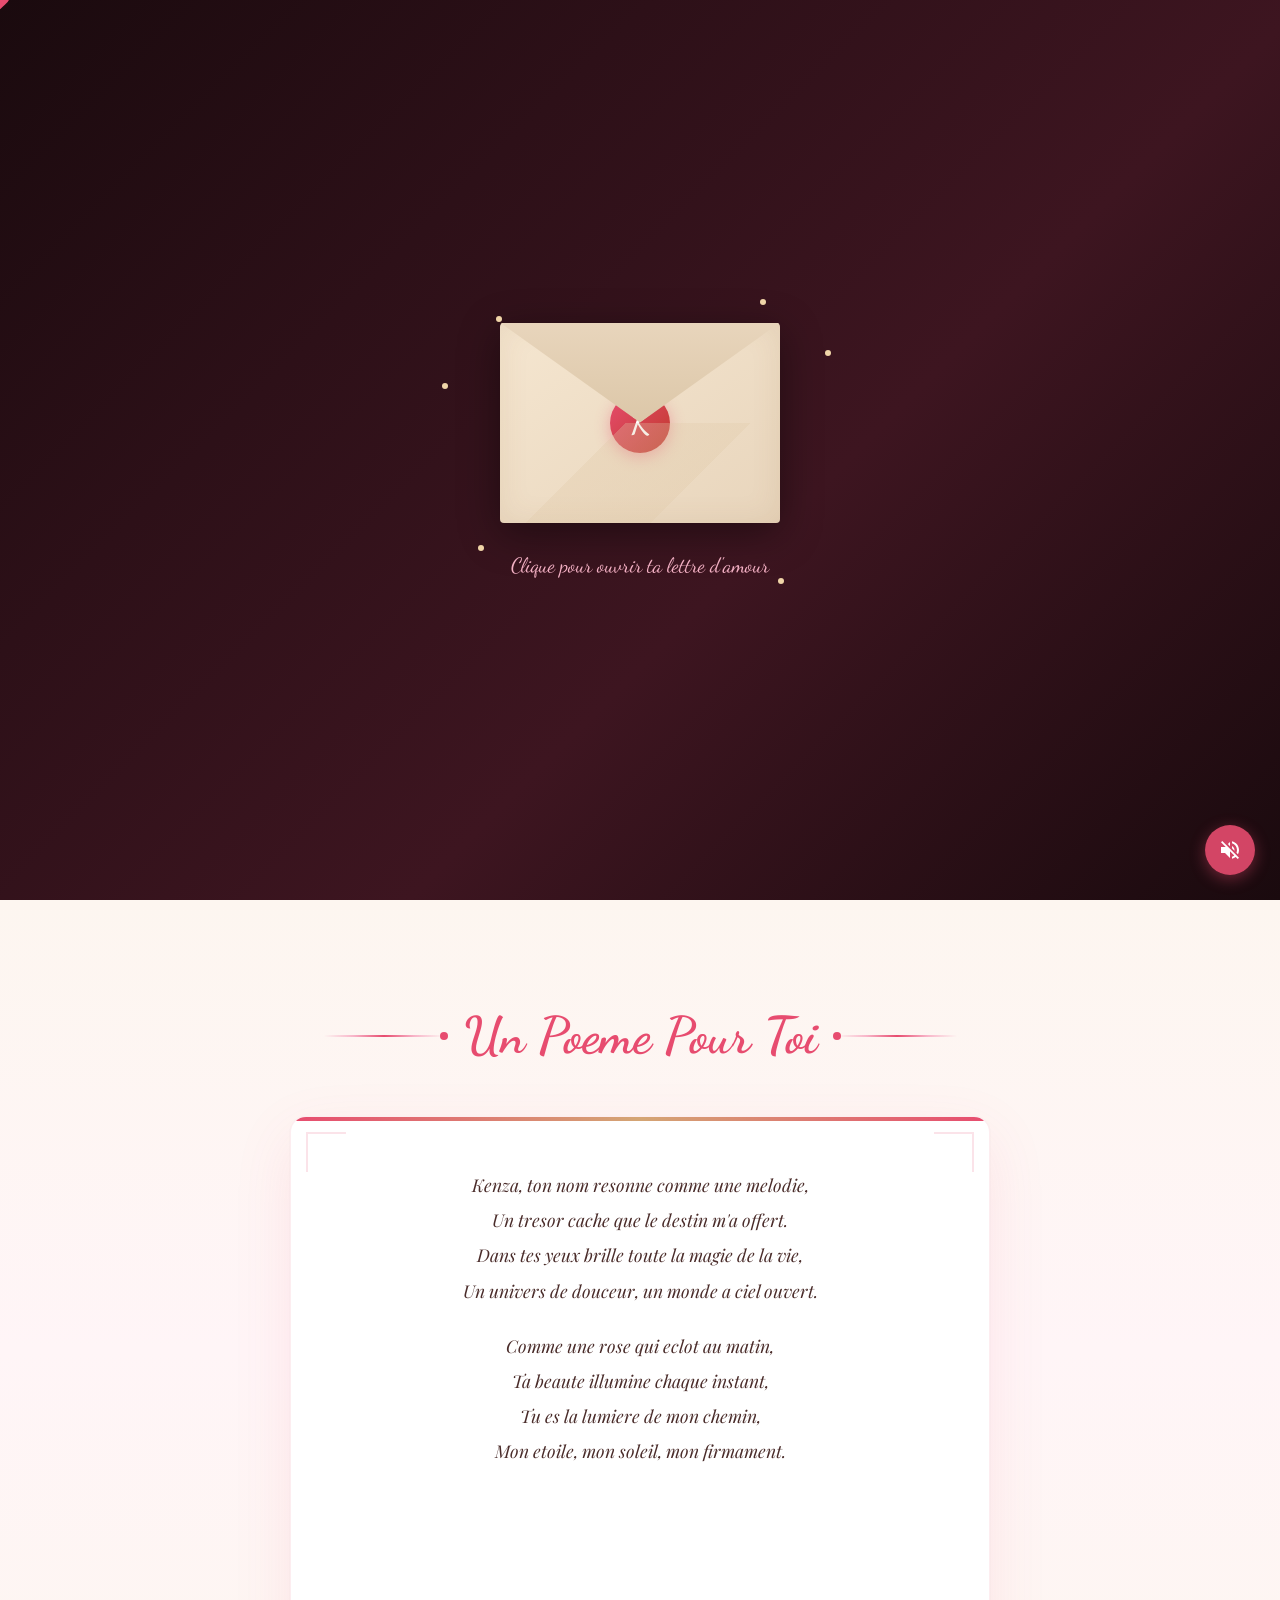
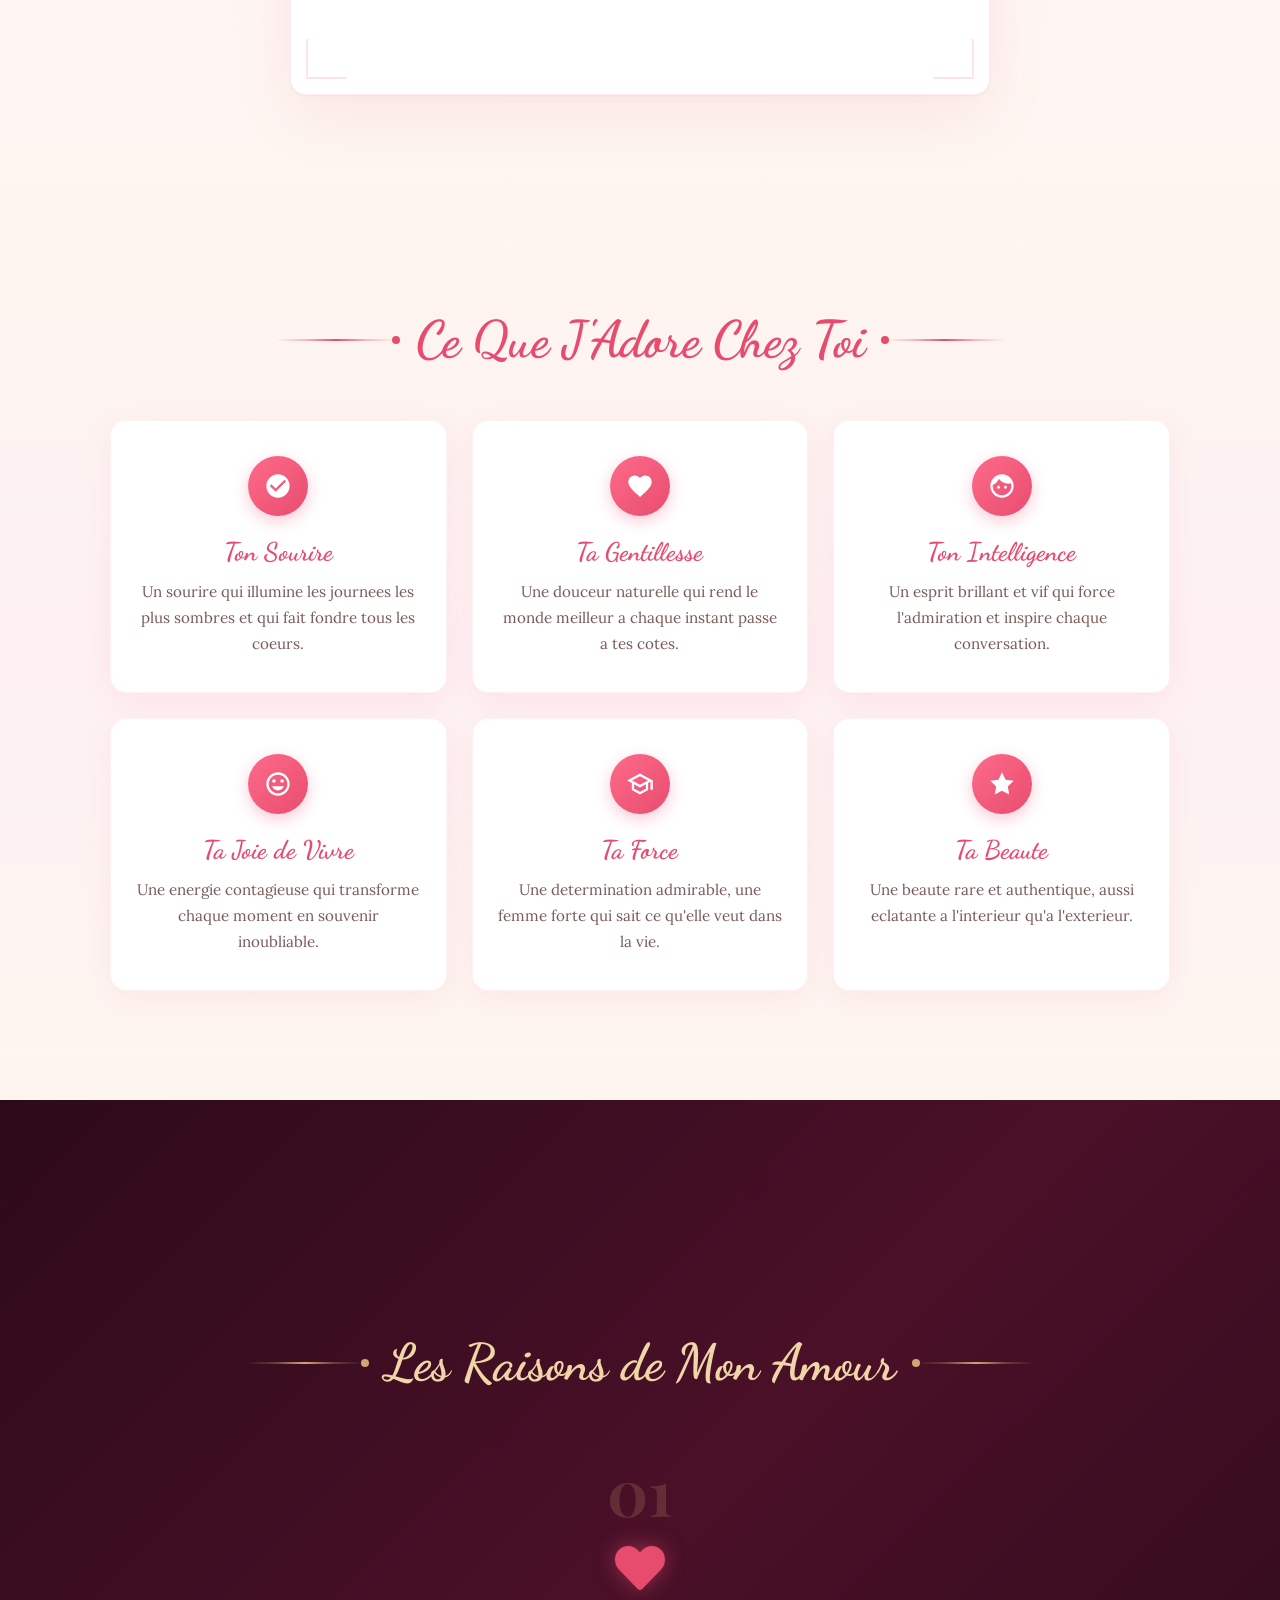
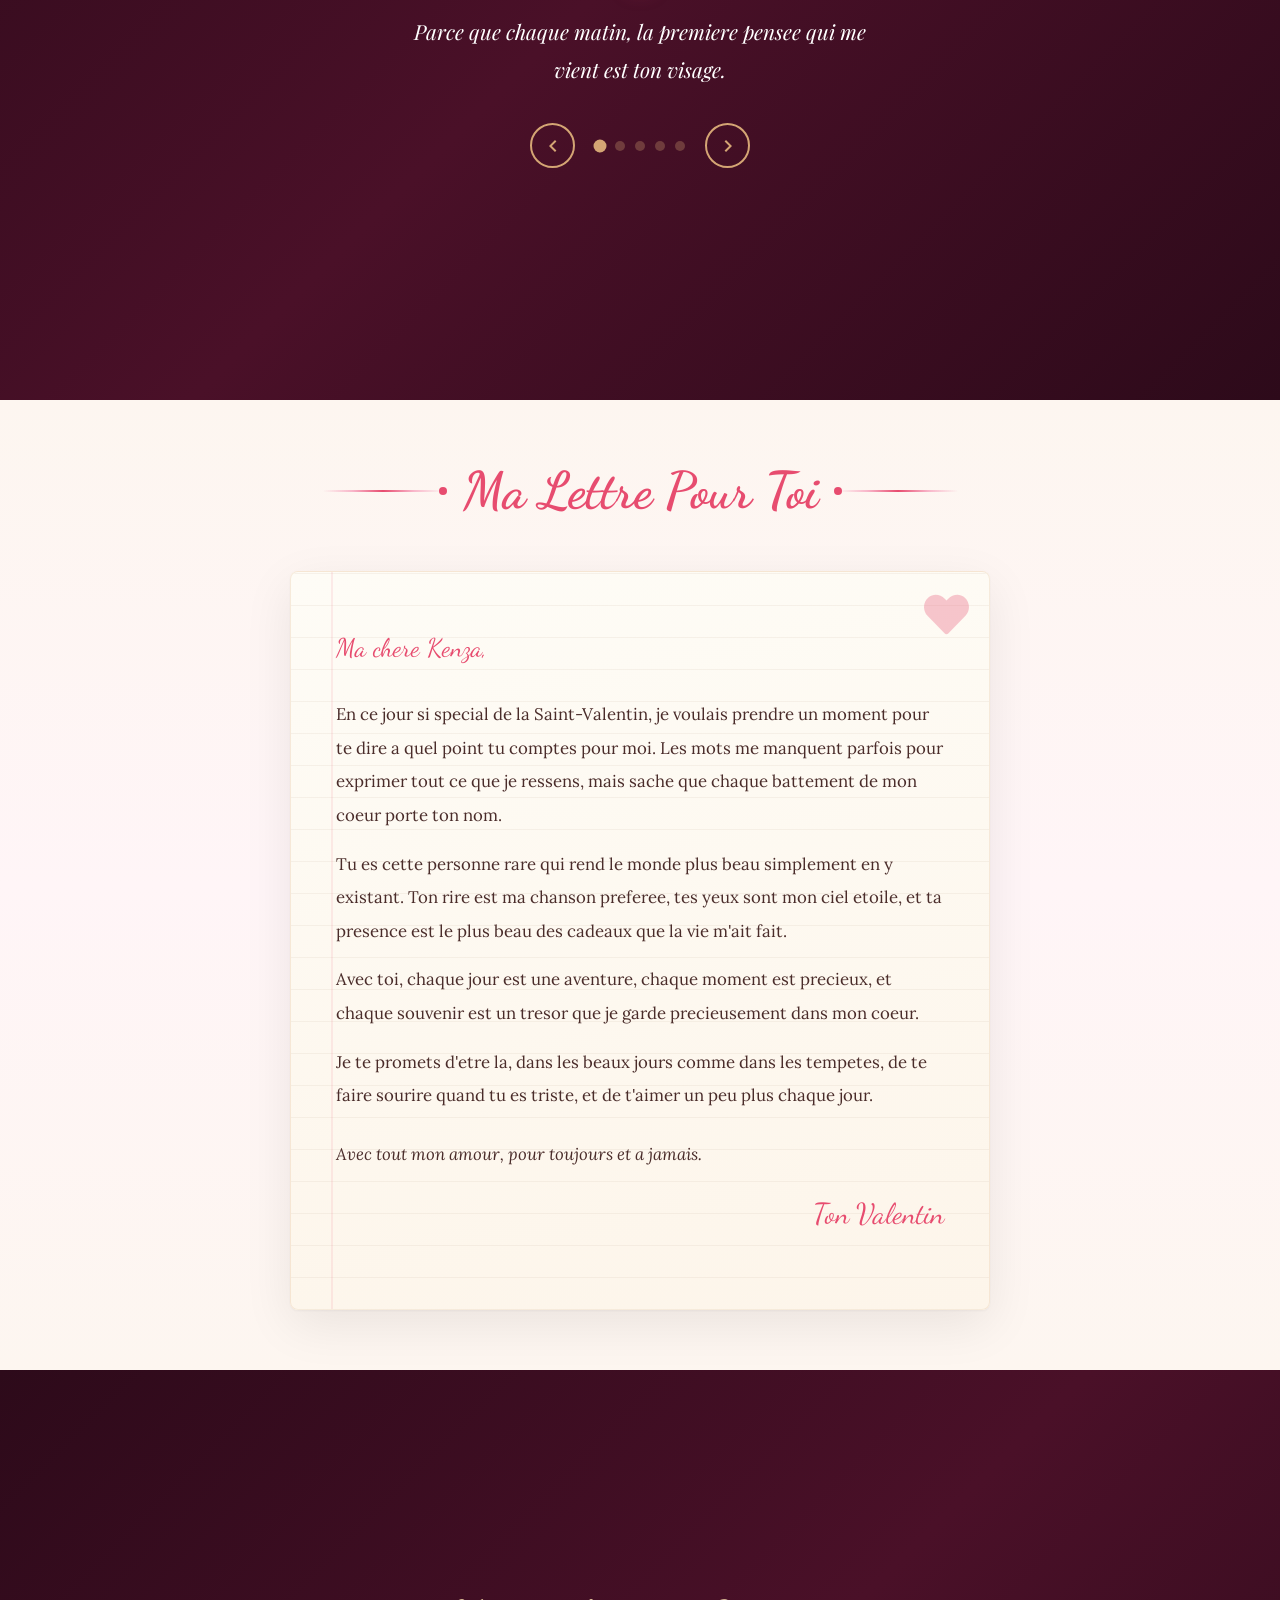
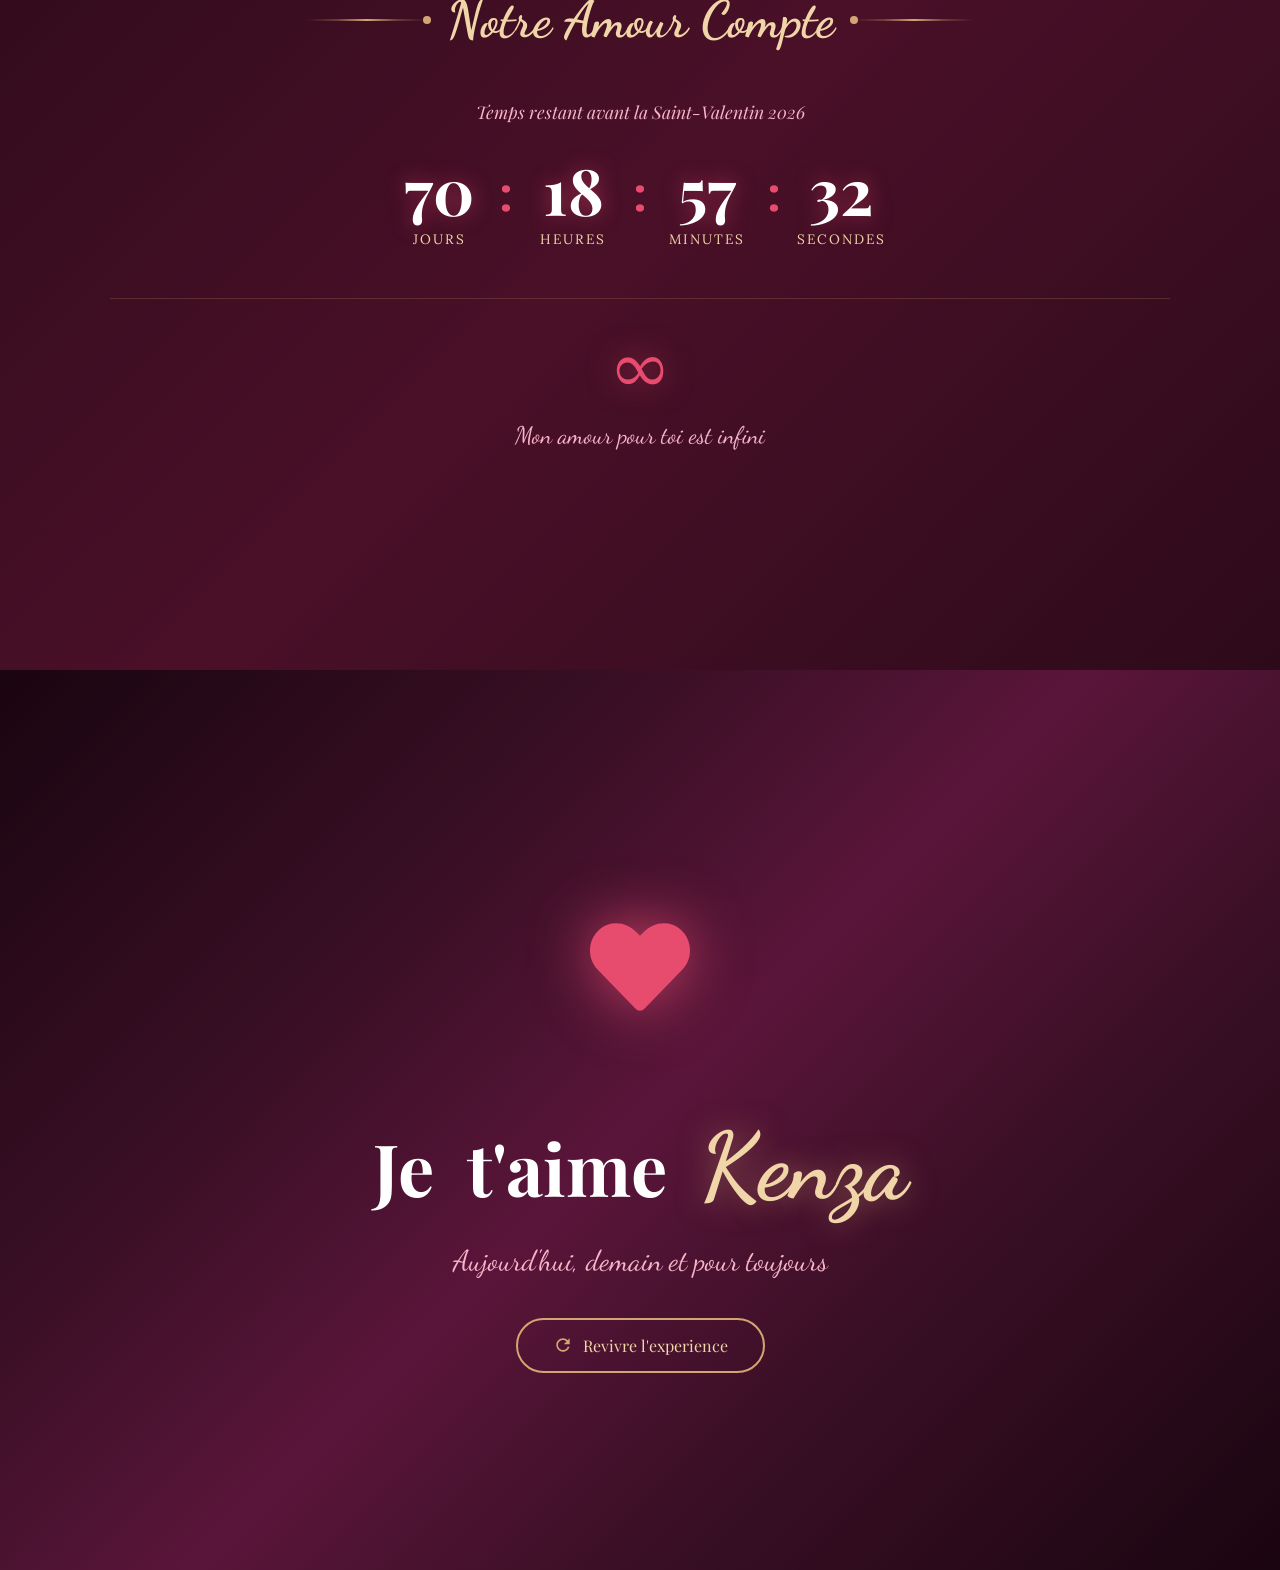
<file: index.html>
<!DOCTYPE html>
<html lang="fr">
<head>
    <meta charset="UTF-8">
    <meta name="viewport" content="width=device-width, initial-scale=1.0, viewport-fit=cover, maximum-scale=5">
    <meta name="theme-color" content="#2d0a1a">
    <meta name="apple-mobile-web-app-capable" content="yes">
    <meta name="apple-mobile-web-app-status-bar-style" content="black-translucent">
    <meta name="description" content="Un site romantique dedie a Kenza pour la Saint-Valentin">
    <title>Pour Toi, Kenza - Joyeuse Saint-Valentin</title>
    <link rel="preconnect" href="https://fonts.googleapis.com">
    <link rel="preconnect" href="https://fonts.gstatic.com" crossorigin>
    <link href="https://fonts.googleapis.com/css2?family=Dancing+Script:wght@400;500;600;700&family=Playfair+Display:ital,wght@0,400;0,600;0,700;1,400;1,600&family=Lora:ital,wght@0,400;0,500;1,400;1,500&display=swap" rel="stylesheet">
    <link rel="stylesheet" href="styles.css">
</head>
<body>
    <!-- Curseur coeur personnalise -->
    <div id="cursor-heart" class="cursor-heart"></div>

    <!-- Particules de coeurs flottants -->
    <canvas id="hearts-canvas"></canvas>

    <!-- Petales de roses -->
    <div id="petals-container"></div>

    <!-- Ecran d'ouverture - Enveloppe -->
    <section id="envelope-screen" class="screen active">
        <div class="envelope-wrapper">
            <div class="envelope">
                <div class="envelope-flap"></div>
                <div class="envelope-body">
                    <div class="letter-preview">
                        <span class="letter-k">K</span>
                    </div>
                </div>
            </div>
            <p class="envelope-text">Clique pour ouvrir ta lettre d'amour</p>
            <div class="sparkle-container">
                <div class="sparkle s1"></div>
                <div class="sparkle s2"></div>
                <div class="sparkle s3"></div>
                <div class="sparkle s4"></div>
                <div class="sparkle s5"></div>
                <div class="sparkle s6"></div>
            </div>
        </div>
    </section>

    <!-- Section Hero -->
    <section id="hero" class="screen">
        <div class="hero-overlay"></div>
        <div class="hero-content">
            <div class="heart-frame">
                <div class="heart-border pulse-heart">
                    <svg viewBox="0 0 512 512" class="heart-svg">
                        <path d="M462.3 62.6C407.5 15.9 326 24.3 275.7 76.2L256 96.5l-19.7-20.3C186.1 24.3 104.5 15.9 49.7 62.6c-62.8 53.6-66.1 149.8-9.9 207.9l193.5 199.8c12.5 12.9 32.8 12.9 45.3 0l193.5-199.8c56.3-58.1 53-154.3-9.8-207.9z"/>
                    </svg>
                </div>
            </div>
            <h1 class="hero-title">
                <span class="title-line line-1">Joyeuse</span>
                <span class="title-line line-2">Saint-Valentin</span>
            </h1>
            <h2 class="hero-subtitle shimmer-text">Kenza</h2>
            <p class="hero-date">14 Fevrier</p>
            <div class="scroll-indicator">
                <div class="scroll-arrow"></div>
                <span>Decouvre ton cadeau</span>
            </div>
        </div>
    </section>

    <!-- Section Poeme -->
    <section id="poem" class="screen">
        <div class="section-bg poem-bg"></div>
        <div class="container">
            <div class="section-header">
                <div class="decorative-line left"></div>
                <h2 class="section-title">Un Poeme Pour Toi</h2>
                <div class="decorative-line right"></div>
            </div>
            <div class="poem-card reveal-on-scroll">
                <div class="poem-decoration top-left"></div>
                <div class="poem-decoration top-right"></div>
                <div class="poem-content">
                    <p class="poem-line" data-delay="0">Kenza, ton nom resonne comme une melodie,</p>
                    <p class="poem-line" data-delay="200">Un tresor cache que le destin m'a offert.</p>
                    <p class="poem-line" data-delay="400">Dans tes yeux brille toute la magie de la vie,</p>
                    <p class="poem-line" data-delay="600">Un univers de douceur, un monde a ciel ouvert.</p>
                    <br>
                    <p class="poem-line" data-delay="800">Comme une rose qui eclot au matin,</p>
                    <p class="poem-line" data-delay="1000">Ta beaute illumine chaque instant,</p>
                    <p class="poem-line" data-delay="1200">Tu es la lumiere de mon chemin,</p>
                    <p class="poem-line" data-delay="1400">Mon etoile, mon soleil, mon firmament.</p>
                    <br>
                    <p class="poem-line" data-delay="1600">En ce jour de la Saint-Valentin,</p>
                    <p class="poem-line" data-delay="1800">Je veux te dire avec tout mon coeur :</p>
                    <p class="poem-line" data-delay="2000">Tu es la plus belle de mes destins,</p>
                    <p class="poem-line signature" data-delay="2200">Kenza, tu es mon bonheur.</p>
                </div>
                <div class="poem-decoration bottom-left"></div>
                <div class="poem-decoration bottom-right"></div>
            </div>
        </div>
    </section>

    <!-- Section Qualites -->
    <section id="qualities" class="screen">
        <div class="section-bg qualities-bg"></div>
        <div class="container">
            <div class="section-header">
                <div class="decorative-line left"></div>
                <h2 class="section-title">Ce Que J'Adore Chez Toi</h2>
                <div class="decorative-line right"></div>
            </div>
            <div class="qualities-grid">
                <div class="quality-card reveal-on-scroll" data-delay="0">
                    <div class="quality-icon">
                        <svg viewBox="0 0 24 24"><path d="M12 2C6.48 2 2 6.48 2 12s4.48 10 10 10 10-4.48 10-10S17.52 2 12 2zm-2 15l-5-5 1.41-1.41L10 14.17l7.59-7.59L19 8l-9 9z"/></svg>
                    </div>
                    <h3>Ton Sourire</h3>
                    <p>Un sourire qui illumine les journees les plus sombres et qui fait fondre tous les coeurs.</p>
                </div>
                <div class="quality-card reveal-on-scroll" data-delay="150">
                    <div class="quality-icon">
                        <svg viewBox="0 0 24 24"><path d="M12 21.35l-1.45-1.32C5.4 15.36 2 12.28 2 8.5 2 5.42 4.42 3 7.5 3c1.74 0 3.41.81 4.5 2.09C13.09 3.81 14.76 3 16.5 3 19.58 3 22 5.42 22 8.5c0 3.78-3.4 6.86-8.55 11.54L12 21.35z"/></svg>
                    </div>
                    <h3>Ta Gentillesse</h3>
                    <p>Une douceur naturelle qui rend le monde meilleur a chaque instant passe a tes cotes.</p>
                </div>
                <div class="quality-card reveal-on-scroll" data-delay="300">
                    <div class="quality-icon">
                        <svg viewBox="0 0 24 24"><path d="M9 11.75c-.69 0-1.25.56-1.25 1.25s.56 1.25 1.25 1.25 1.25-.56 1.25-1.25-.56-1.25-1.25-1.25zm6 0c-.69 0-1.25.56-1.25 1.25s.56 1.25 1.25 1.25 1.25-.56 1.25-1.25-.56-1.25-1.25-1.25zM12 2C6.48 2 2 6.48 2 12s4.48 10 10 10 10-4.48 10-10S17.52 2 12 2zm0 18c-4.41 0-8-3.59-8-8 0-.29.02-.58.05-.86 2.36-1.05 4.23-2.98 5.21-5.37C11.07 8.33 14.05 10 17.42 10c.78 0 1.53-.09 2.25-.26.21.71.33 1.47.33 2.26 0 4.41-3.59 8-8 8z"/></svg>
                    </div>
                    <h3>Ton Intelligence</h3>
                    <p>Un esprit brillant et vif qui force l'admiration et inspire chaque conversation.</p>
                </div>
                <div class="quality-card reveal-on-scroll" data-delay="450">
                    <div class="quality-icon">
                        <svg viewBox="0 0 24 24"><path d="M11.99 2C6.47 2 2 6.48 2 12s4.47 10 9.99 10C17.52 22 22 17.52 22 12S17.52 2 11.99 2zM12 20c-4.42 0-8-3.58-8-8s3.58-8 8-8 8 3.58 8 8-3.58 8-8 8zm3.5-9c.83 0 1.5-.67 1.5-1.5S16.33 8 15.5 8 14 8.67 14 9.5s.67 1.5 1.5 1.5zm-7 0c.83 0 1.5-.67 1.5-1.5S9.33 8 8.5 8 7 8.67 7 9.5 7.67 11 8.5 11zm3.5 6.5c2.33 0 4.31-1.46 5.11-3.5H6.89c.8 2.04 2.78 3.5 5.11 3.5z"/></svg>
                    </div>
                    <h3>Ta Joie de Vivre</h3>
                    <p>Une energie contagieuse qui transforme chaque moment en souvenir inoubliable.</p>
                </div>
                <div class="quality-card reveal-on-scroll" data-delay="600">
                    <div class="quality-icon">
                        <svg viewBox="0 0 24 24"><path d="M12 3L1 9l4 2.18v6L12 21l7-3.82v-6l2-1.09V17h2V9L12 3zm6.82 6L12 12.72 5.18 9 12 5.28 18.82 9zM17 15.99l-5 2.73-5-2.73v-3.72L12 15l5-2.73v3.72z"/></svg>
                    </div>
                    <h3>Ta Force</h3>
                    <p>Une determination admirable, une femme forte qui sait ce qu'elle veut dans la vie.</p>
                </div>
                <div class="quality-card reveal-on-scroll" data-delay="750">
                    <div class="quality-icon">
                        <svg viewBox="0 0 24 24"><path d="M12 2l3.09 6.26L22 9.27l-5 4.87 1.18 6.88L12 17.77l-6.18 3.25L7 14.14 2 9.27l6.91-1.01L12 2z"/></svg>
                    </div>
                    <h3>Ta Beaute</h3>
                    <p>Une beaute rare et authentique, aussi eclatante a l'interieur qu'a l'exterieur.</p>
                </div>
            </div>
        </div>
    </section>

    <!-- Section Timeline / Notre Histoire -->
    <section id="timeline" class="screen">
        <div class="section-bg timeline-bg"></div>
        <div class="container">
            <div class="section-header">
                <div class="decorative-line left"></div>
                <h2 class="section-title">Les Raisons de Mon Amour</h2>
                <div class="decorative-line right"></div>
            </div>
            <div class="reasons-carousel">
                <div class="reason-slide active" data-index="0">
                    <div class="reason-number">01</div>
                    <div class="reason-heart">
                        <svg viewBox="0 0 512 512"><path d="M462.3 62.6C407.5 15.9 326 24.3 275.7 76.2L256 96.5l-19.7-20.3C186.1 24.3 104.5 15.9 49.7 62.6c-62.8 53.6-66.1 149.8-9.9 207.9l193.5 199.8c12.5 12.9 32.8 12.9 45.3 0l193.5-199.8c56.3-58.1 53-154.3-9.8-207.9z"/></svg>
                    </div>
                    <p class="reason-text">Parce que chaque matin, la premiere pensee qui me vient est ton visage.</p>
                </div>
                <div class="reason-slide" data-index="1">
                    <div class="reason-number">02</div>
                    <div class="reason-heart">
                        <svg viewBox="0 0 512 512"><path d="M462.3 62.6C407.5 15.9 326 24.3 275.7 76.2L256 96.5l-19.7-20.3C186.1 24.3 104.5 15.9 49.7 62.6c-62.8 53.6-66.1 149.8-9.9 207.9l193.5 199.8c12.5 12.9 32.8 12.9 45.3 0l193.5-199.8c56.3-58.1 53-154.3-9.8-207.9z"/></svg>
                    </div>
                    <p class="reason-text">Parce que ta voix est la plus belle melodie que mes oreilles aient jamais entendue.</p>
                </div>
                <div class="reason-slide" data-index="2">
                    <div class="reason-number">03</div>
                    <div class="reason-heart">
                        <svg viewBox="0 0 512 512"><path d="M462.3 62.6C407.5 15.9 326 24.3 275.7 76.2L256 96.5l-19.7-20.3C186.1 24.3 104.5 15.9 49.7 62.6c-62.8 53.6-66.1 149.8-9.9 207.9l193.5 199.8c12.5 12.9 32.8 12.9 45.3 0l193.5-199.8c56.3-58.1 53-154.3-9.8-207.9z"/></svg>
                    </div>
                    <p class="reason-text">Parce que tu me rends meilleur chaque jour, sans meme le savoir.</p>
                </div>
                <div class="reason-slide" data-index="3">
                    <div class="reason-number">04</div>
                    <div class="reason-heart">
                        <svg viewBox="0 0 512 512"><path d="M462.3 62.6C407.5 15.9 326 24.3 275.7 76.2L256 96.5l-19.7-20.3C186.1 24.3 104.5 15.9 49.7 62.6c-62.8 53.6-66.1 149.8-9.9 207.9l193.5 199.8c12.5 12.9 32.8 12.9 45.3 0l193.5-199.8c56.3-58.1 53-154.3-9.8-207.9z"/></svg>
                    </div>
                    <p class="reason-text">Parce que dans un monde de milliards de personnes, mon coeur t'a choisie, toi.</p>
                </div>
                <div class="reason-slide" data-index="4">
                    <div class="reason-number">05</div>
                    <div class="reason-heart">
                        <svg viewBox="0 0 512 512"><path d="M462.3 62.6C407.5 15.9 326 24.3 275.7 76.2L256 96.5l-19.7-20.3C186.1 24.3 104.5 15.9 49.7 62.6c-62.8 53.6-66.1 149.8-9.9 207.9l193.5 199.8c12.5 12.9 32.8 12.9 45.3 0l193.5-199.8c56.3-58.1 53-154.3-9.8-207.9z"/></svg>
                    </div>
                    <p class="reason-text">Parce que l'eternite ne serait pas assez longue pour t'aimer autant que tu le merites.</p>
                </div>
            </div>
            <div class="carousel-controls">
                <button class="carousel-btn prev" aria-label="Precedent">
                    <svg viewBox="0 0 24 24"><path d="M15.41 7.41L14 6l-6 6 6 6 1.41-1.41L10.83 12z"/></svg>
                </button>
                <div class="carousel-dots">
                    <span class="dot active" data-index="0"></span>
                    <span class="dot" data-index="1"></span>
                    <span class="dot" data-index="2"></span>
                    <span class="dot" data-index="3"></span>
                    <span class="dot" data-index="4"></span>
                </div>
                <button class="carousel-btn next" aria-label="Suivant">
                    <svg viewBox="0 0 24 24"><path d="M10 6L8.59 7.41 13.17 12l-4.58 4.59L10 18l6-6z"/></svg>
                </button>
            </div>
        </div>
    </section>

    <!-- Section Lettre d'amour -->
    <section id="love-letter" class="screen">
        <div class="section-bg letter-bg"></div>
        <div class="container">
            <div class="section-header">
                <div class="decorative-line left"></div>
                <h2 class="section-title">Ma Lettre Pour Toi</h2>
                <div class="decorative-line right"></div>
            </div>
            <div class="letter-card reveal-on-scroll">
                <div class="letter-stamp">
                    <svg viewBox="0 0 512 512"><path d="M462.3 62.6C407.5 15.9 326 24.3 275.7 76.2L256 96.5l-19.7-20.3C186.1 24.3 104.5 15.9 49.7 62.6c-62.8 53.6-66.1 149.8-9.9 207.9l193.5 199.8c12.5 12.9 32.8 12.9 45.3 0l193.5-199.8c56.3-58.1 53-154.3-9.8-207.9z"/></svg>
                </div>
                <div class="letter-content">
                    <p class="letter-greeting">Ma chere Kenza,</p>
                    <p>En ce jour si special de la Saint-Valentin, je voulais prendre un moment pour te dire a quel point tu comptes pour moi. Les mots me manquent parfois pour exprimer tout ce que je ressens, mais sache que chaque battement de mon coeur porte ton nom.</p>
                    <p>Tu es cette personne rare qui rend le monde plus beau simplement en y existant. Ton rire est ma chanson preferee, tes yeux sont mon ciel etoile, et ta presence est le plus beau des cadeaux que la vie m'ait fait.</p>
                    <p>Avec toi, chaque jour est une aventure, chaque moment est precieux, et chaque souvenir est un tresor que je garde precieusement dans mon coeur.</p>
                    <p>Je te promets d'etre la, dans les beaux jours comme dans les tempetes, de te faire sourire quand tu es triste, et de t'aimer un peu plus chaque jour.</p>
                    <p class="letter-closing">Avec tout mon amour, pour toujours et a jamais.</p>
                    <p class="letter-signature">Ton Valentin</p>
                </div>
            </div>
        </div>
    </section>

    <!-- Section Compteur -->
    <section id="countdown" class="screen">
        <div class="section-bg countdown-bg"></div>
        <div class="container">
            <div class="section-header">
                <div class="decorative-line left"></div>
                <h2 class="section-title">Notre Amour Compte</h2>
                <div class="decorative-line right"></div>
            </div>
            <div class="countdown-wrapper reveal-on-scroll">
                <p class="countdown-label">Temps restant avant la Saint-Valentin 2026</p>
                <div class="countdown-timer">
                    <div class="countdown-item">
                        <span class="countdown-value" id="days">00</span>
                        <span class="countdown-unit">Jours</span>
                    </div>
                    <div class="countdown-separator">:</div>
                    <div class="countdown-item">
                        <span class="countdown-value" id="hours">00</span>
                        <span class="countdown-unit">Heures</span>
                    </div>
                    <div class="countdown-separator">:</div>
                    <div class="countdown-item">
                        <span class="countdown-value" id="minutes">00</span>
                        <span class="countdown-unit">Minutes</span>
                    </div>
                    <div class="countdown-separator">:</div>
                    <div class="countdown-item">
                        <span class="countdown-value" id="seconds">00</span>
                        <span class="countdown-unit">Secondes</span>
                    </div>
                </div>
                <div class="infinity-love">
                    <span class="infinity-symbol">&infin;</span>
                    <p>Mon amour pour toi est infini</p>
                </div>
            </div>
        </div>
    </section>

    <!-- Section Message Final -->
    <section id="final" class="screen">
        <div class="section-bg final-bg"></div>
        <div class="container">
            <div class="final-content">
                <div class="giant-heart-animation">
                    <div class="heart-ring ring-1"></div>
                    <div class="heart-ring ring-2"></div>
                    <div class="heart-ring ring-3"></div>
                    <div class="central-heart">
                        <svg viewBox="0 0 512 512"><path d="M462.3 62.6C407.5 15.9 326 24.3 275.7 76.2L256 96.5l-19.7-20.3C186.1 24.3 104.5 15.9 49.7 62.6c-62.8 53.6-66.1 149.8-9.9 207.9l193.5 199.8c12.5 12.9 32.8 12.9 45.3 0l193.5-199.8c56.3-58.1 53-154.3-9.8-207.9z"/></svg>
                    </div>
                </div>
                <h2 class="final-title">
                    <span class="word-by-word">Je</span>
                    <span class="word-by-word">t'aime</span>
                    <span class="word-by-word kenza-name">Kenza</span>
                </h2>
                <p class="final-subtitle">Aujourd'hui, demain et pour toujours</p>
                <button class="restart-btn" id="restart-btn">
                    <svg viewBox="0 0 24 24"><path d="M17.65 6.35C16.2 4.9 14.21 4 12 4c-4.42 0-7.99 3.58-7.99 8s3.57 8 7.99 8c3.73 0 6.84-2.55 7.73-6h-2.08c-.82 2.33-3.04 4-5.65 4-3.31 0-6-2.69-6-6s2.69-6 6-6c1.66 0 3.14.69 4.22 1.78L13 11h7V4l-2.35 2.35z"/></svg>
                    Revivre l'experience
                </button>
            </div>
        </div>
    </section>

    <!-- Navigation laterale -->
    <nav class="side-nav" id="side-nav">
        <a href="#hero" class="nav-dot active" data-section="hero" title="Accueil"></a>
        <a href="#poem" class="nav-dot" data-section="poem" title="Poeme"></a>
        <a href="#qualities" class="nav-dot" data-section="qualities" title="Qualites"></a>
        <a href="#timeline" class="nav-dot" data-section="timeline" title="Raisons"></a>
        <a href="#love-letter" class="nav-dot" data-section="love-letter" title="Lettre"></a>
        <a href="#countdown" class="nav-dot" data-section="countdown" title="Compteur"></a>
        <a href="#final" class="nav-dot" data-section="final" title="Final"></a>
    </nav>

    <!-- Bouton musique -->
    <button class="music-toggle" id="music-toggle" title="Activer/Desactiver la musique">
        <svg class="music-on" viewBox="0 0 24 24"><path d="M3 9v6h4l5 5V4L7 9H3zm13.5 3c0-1.77-1.02-3.29-2.5-4.03v8.05c1.48-.73 2.5-2.25 2.5-4.02zM14 3.23v2.06c2.89.86 5 3.54 5 6.71s-2.11 5.85-5 6.71v2.06c4.01-.91 7-4.49 7-8.77s-2.99-7.86-7-8.77z"/></svg>
        <svg class="music-off" viewBox="0 0 24 24"><path d="M16.5 12c0-1.77-1.02-3.29-2.5-4.03v2.21l2.45 2.45c.03-.2.05-.41.05-.63zm2.5 0c0 .94-.2 1.82-.54 2.64l1.51 1.51C20.63 14.91 21 13.5 21 12c0-4.28-2.99-7.86-7-8.77v2.06c2.89.86 5 3.54 5 6.71zM4.27 3L3 4.27 7.73 9H3v6h4l5 5v-6.73l4.25 4.25c-.67.52-1.42.93-2.25 1.18v2.06c1.38-.31 2.63-.95 3.69-1.81L19.73 21 21 19.73l-9-9L4.27 3zM12 4L9.91 6.09 12 8.18V4z"/></svg>
    </button>

    <script src="script.js"></script>
</body>
</html>
</file>
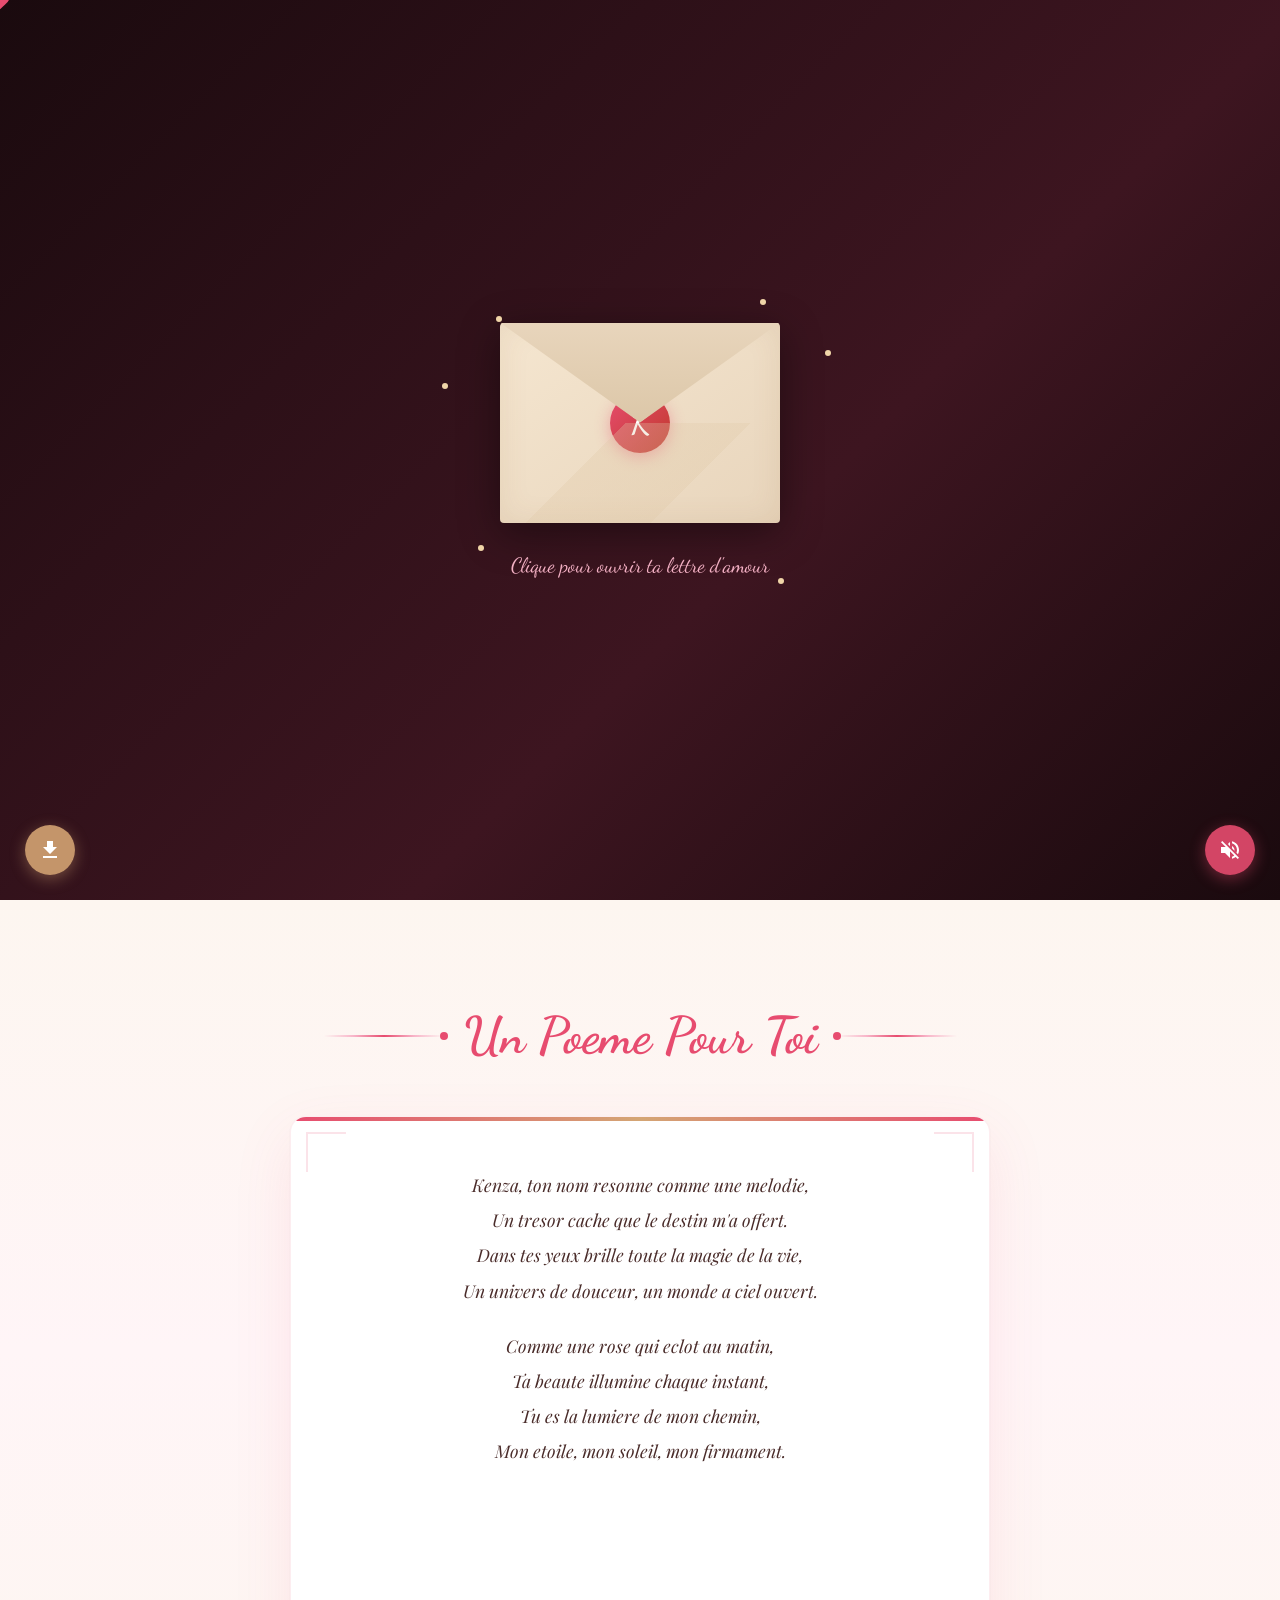
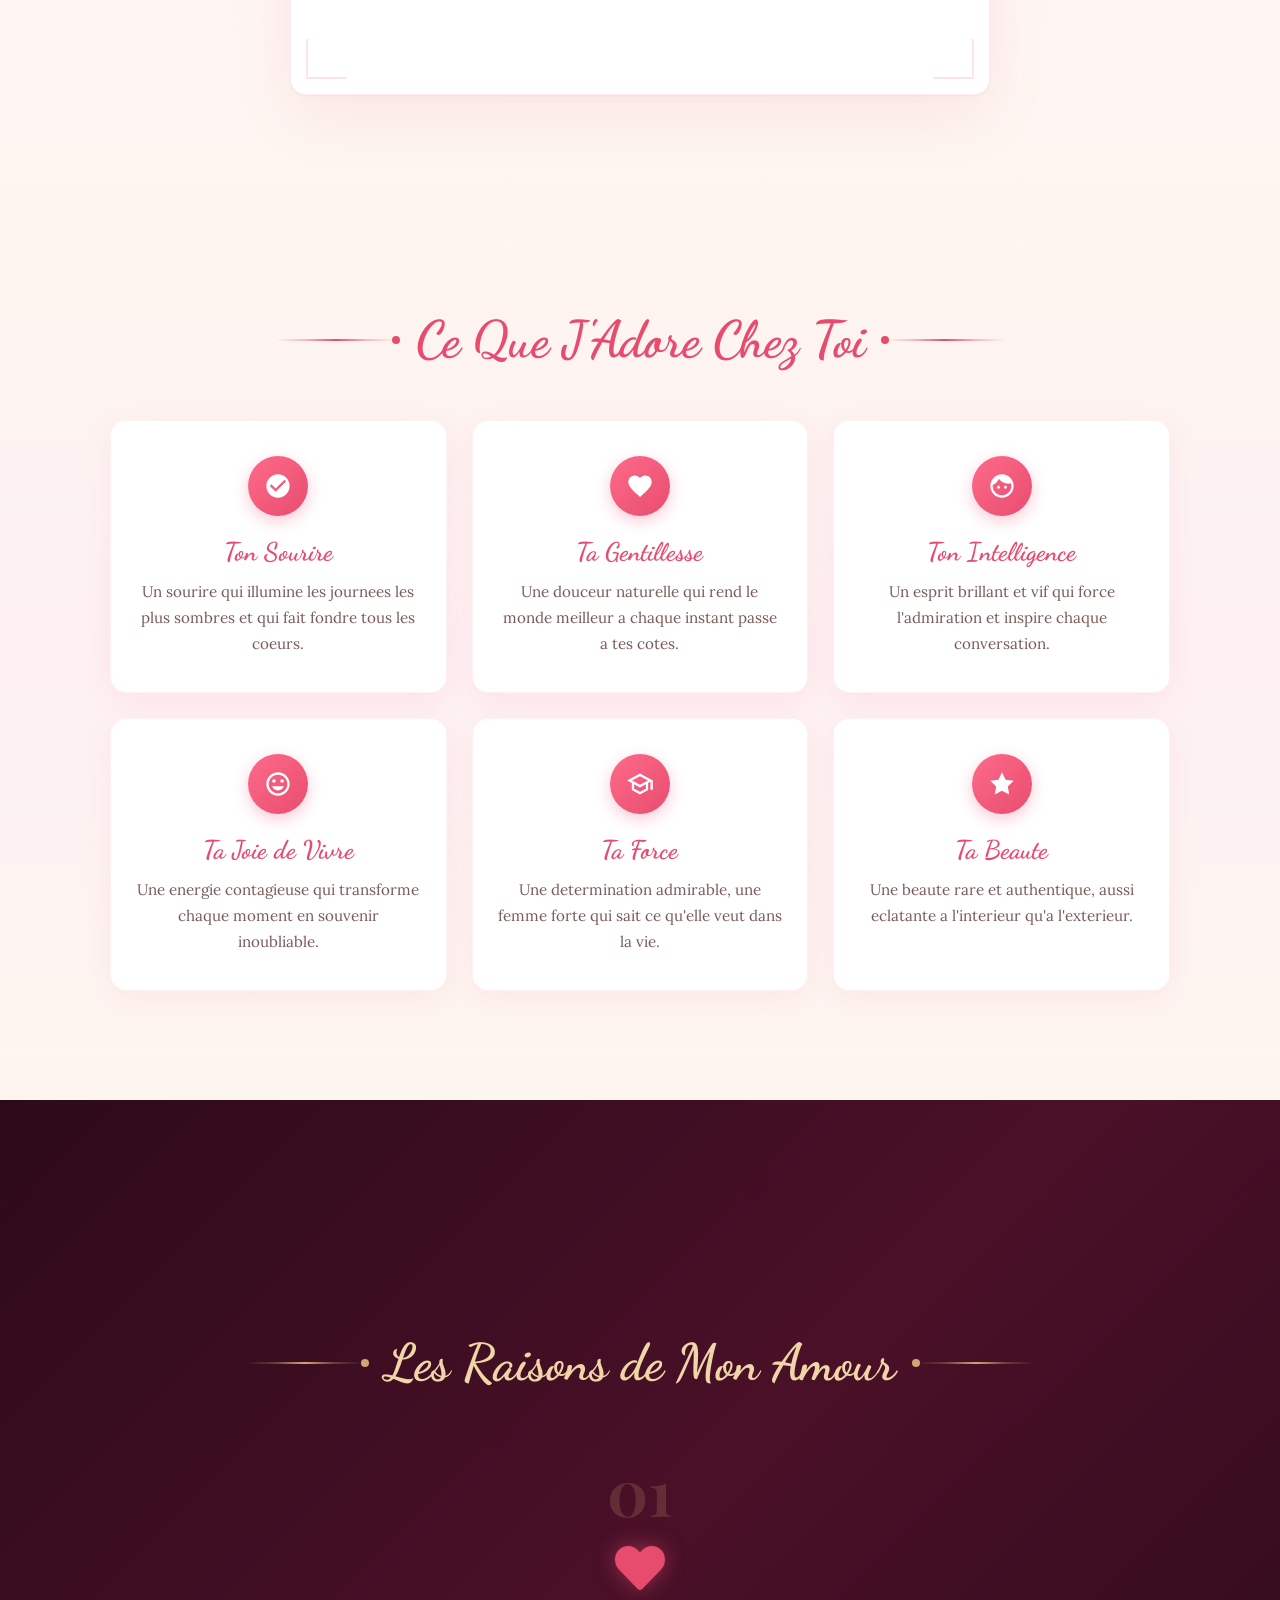
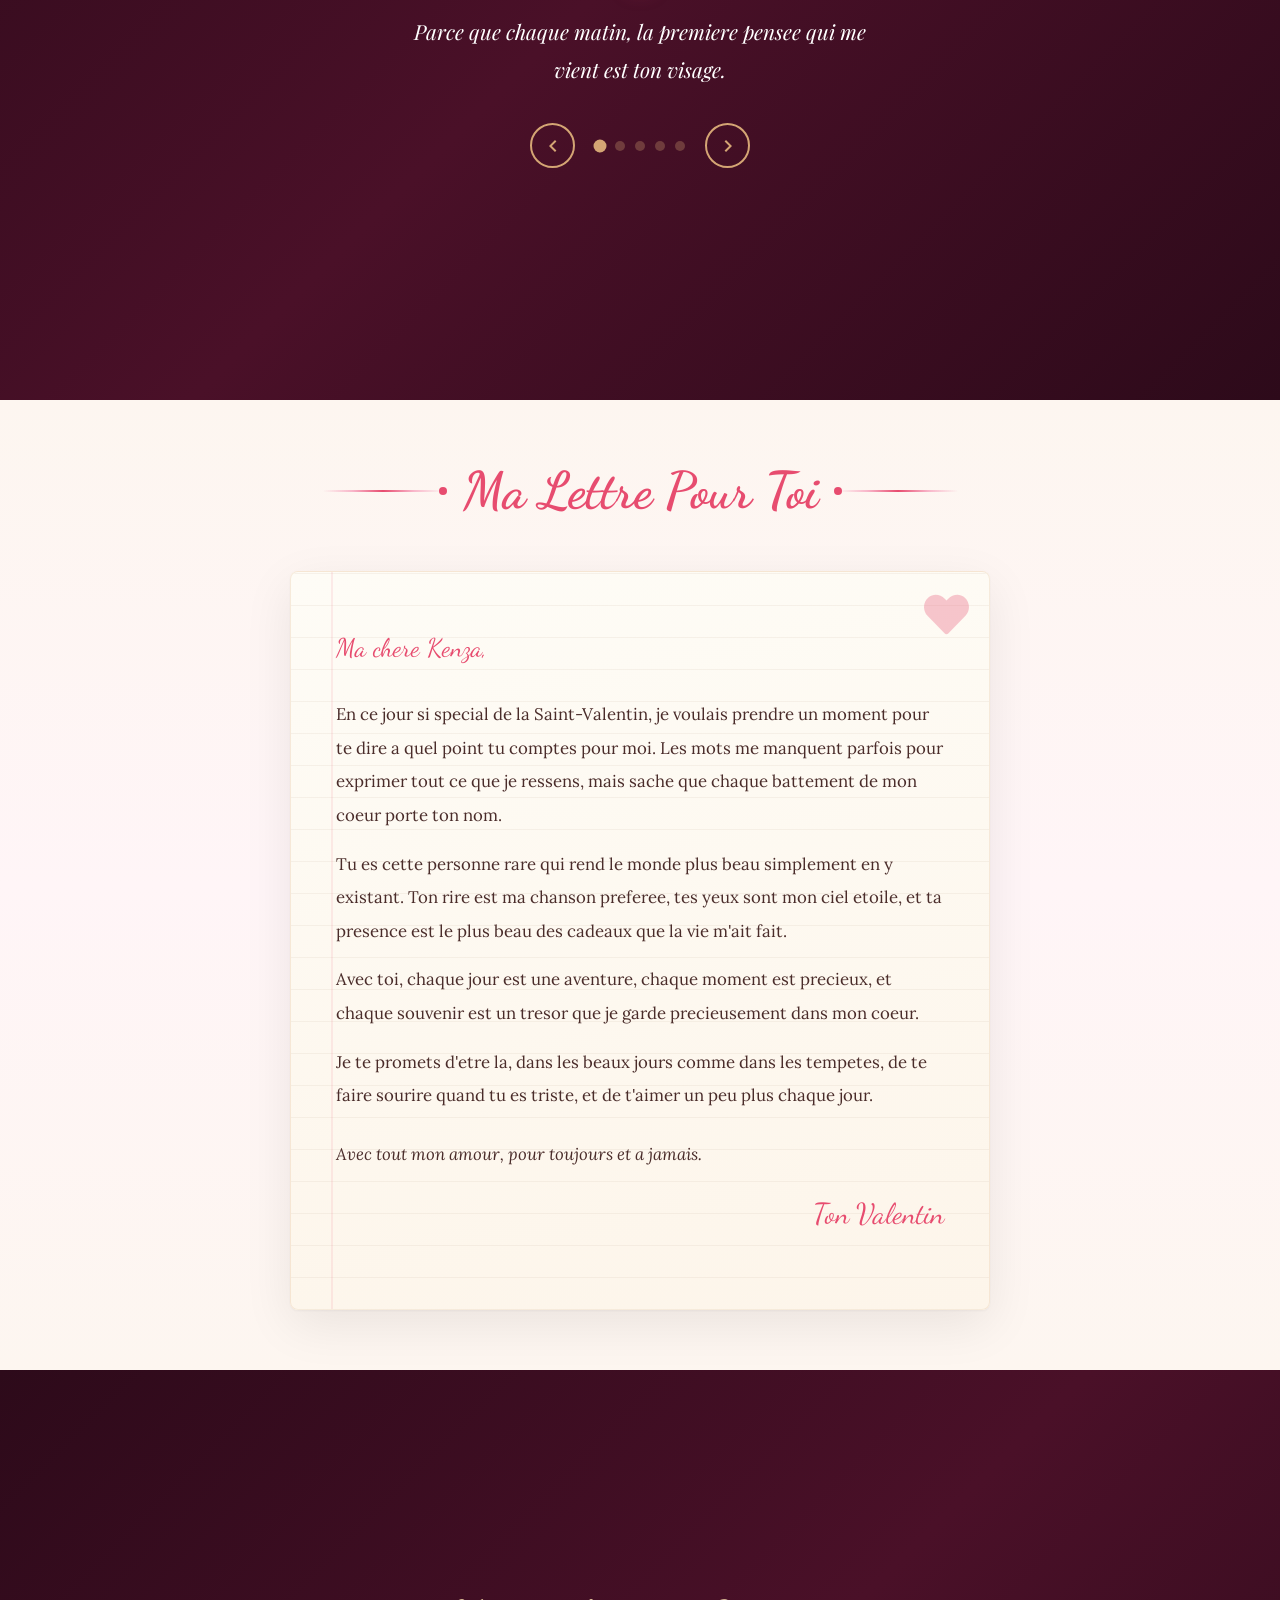
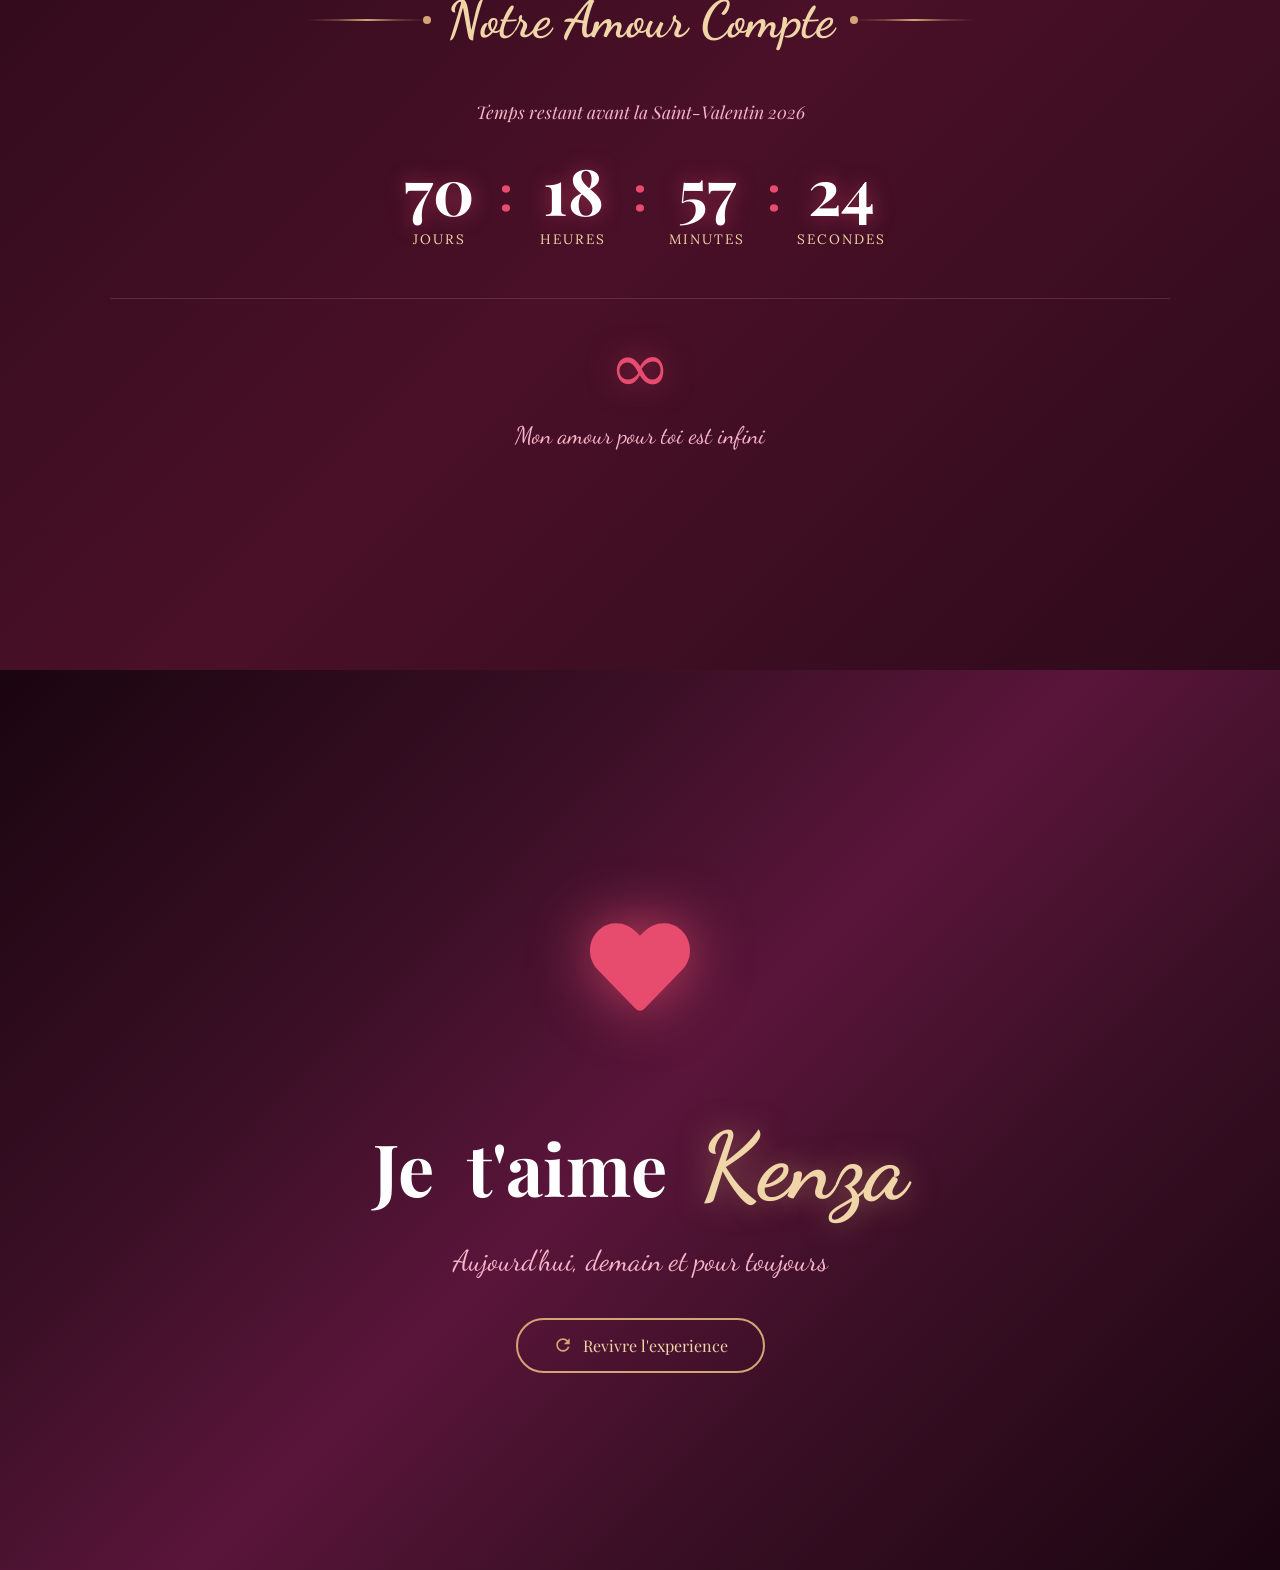
<file: kenza-valentine-all-in-one.html>
<!DOCTYPE html>
<html lang="fr">
<head>
<meta charset="UTF-8">
<meta name="viewport" content="width=device-width, initial-scale=1.0, viewport-fit=cover, maximum-scale=5">
<meta name="theme-color" content="#2d0a1a">
<meta name="apple-mobile-web-app-capable" content="yes">
<meta name="apple-mobile-web-app-status-bar-style" content="black-translucent">
<title>Pour Toi, Kenza - Joyeuse Saint-Valentin</title>
<link rel="preconnect" href="https://fonts.googleapis.com">
<link rel="preconnect" href="https://fonts.gstatic.com" crossorigin>
<link href="https://fonts.googleapis.com/css2?family=Dancing+Script:wght@400;500;600;700&family=Playfair+Display:ital,wght@0,400;0,600;0,700;1,400;1,600&family=Lora:ital,wght@0,400;0,500;1,400;1,500&display=swap" rel="stylesheet">
<style>
:root{--primary:#e74c6f;--primary-dark:#c0392b;--primary-light:#ff6b8a;--secondary:#f8b4c8;--gold:#d4a574;--gold-light:#f0d5a8;--cream:#fdf6f0;--rose-white:#fff5f7;--dark:#2c1810;--text:#4a2c2a;--text-light:#7a5a58;--font-script:'Dancing Script',cursive;--font-serif:'Playfair Display',Georgia,serif;--font-body:'Lora',Georgia,serif}*,*::before,*::after{margin:0;padding:0;box-sizing:border-box}html{scroll-behavior:smooth;font-size:16px;overflow-x:hidden;-webkit-text-size-adjust:100%}@supports(padding:env(safe-area-inset-bottom)){.music-toggle{bottom:calc(15px + env(safe-area-inset-bottom));right:calc(15px + env(safe-area-inset-right))}.side-nav{right:calc(10px + env(safe-area-inset-right))}}body{font-family:var(--font-body);color:var(--text);background:var(--cream);overflow-x:hidden;cursor:none}@media(hover:none){body{cursor:auto}.cursor-heart{display:none!important}}.cursor-heart{position:fixed;width:24px;height:24px;pointer-events:none;z-index:99999;transform:translate(-50%,-50%);transition:transform .1s ease}.cursor-heart::before{content:'';position:absolute;width:100%;height:100%;background:var(--primary);clip-path:path('M12 21.35l-1.45-1.32C5.4 15.36 2 12.28 2 8.5 2 5.42 4.42 3 7.5 3c1.74 0 3.41.81 4.5 2.09C13.09 3.81 14.76 3 16.5 3 19.58 3 22 5.42 22 8.5c0 3.78-3.4 6.86-8.55 11.54L12 21.35z');transform:scale(1);transition:transform .2s ease}body:active .cursor-heart::before{transform:scale(1.5)}#hearts-canvas{position:fixed;top:0;left:0;width:100%;height:100%;pointer-events:none;z-index:1}#petals-container{position:fixed;top:0;left:0;width:100%;height:100%;pointer-events:none;z-index:2;overflow:hidden}.petal{position:absolute;width:15px;height:15px;background:var(--primary-light);border-radius:50% 0 50% 50%;opacity:.6;animation:petalFall linear infinite;transform-origin:center center}@keyframes petalFall{0%{transform:translateY(-10vh) rotate(0deg) scale(1);opacity:.7}50%{opacity:.5}100%{transform:translateY(110vh) rotate(720deg) scale(.3);opacity:0}}.screen{min-height:100vh;position:relative;display:flex;align-items:center;justify-content:center;overflow:hidden}.container{max-width:1100px;margin:0 auto;padding:60px 20px;position:relative;z-index:5;width:100%}.section-bg{position:absolute;inset:0;z-index:0}.section-header{display:flex;align-items:center;justify-content:center;gap:20px;margin-bottom:50px}.section-title{font-family:var(--font-script);font-size:clamp(2rem,5vw,3.2rem);color:var(--primary);text-align:center;white-space:nowrap}.decorative-line{flex:1;max-width:120px;height:2px;background:linear-gradient(90deg,transparent,var(--secondary),var(--primary),var(--secondary),transparent);position:relative}.decorative-line::after{content:'';position:absolute;top:50%;width:8px;height:8px;background:var(--primary);border-radius:50%;transform:translateY(-50%)}.decorative-line.left::after{right:-4px}.decorative-line.right::after{left:-4px}#envelope-screen{background:linear-gradient(135deg,#1a0a0e 0%,#2d1018 30%,#3d1520 60%,#1a0a0e 100%);z-index:100;transition:opacity .8s ease,transform .8s ease}#envelope-screen.hide{opacity:0;transform:scale(1.1);pointer-events:none}.envelope-wrapper{position:relative;cursor:pointer;z-index:5}.envelope{width:280px;height:200px;position:relative;margin:0 auto;perspective:800px}.envelope-body{width:100%;height:100%;background:linear-gradient(145deg,#f5e6d0,#e8d5bc);border-radius:4px;position:relative;box-shadow:0 10px 40px rgba(0,0,0,.4),inset 0 0 30px rgba(139,90,43,.1);display:flex;align-items:center;justify-content:center;overflow:hidden}.envelope-body::before{content:'';position:absolute;bottom:0;left:0;right:0;height:50%;background:linear-gradient(135deg,transparent 33%,#e0c9a8 33%,#e0c9a8 66%,transparent 66%);opacity:.3}.envelope-flap{position:absolute;top:0;left:0;width:100%;height:50%;background:linear-gradient(180deg,#e8d5bc,#dcc7a8);clip-path:polygon(0 0,50% 100%,100% 0);transform-origin:top center;transition:transform .6s ease;z-index:2;box-shadow:0 2px 10px rgba(0,0,0,.1)}.envelope-wrapper:hover .envelope-flap{transform:rotateX(180deg)}.letter-preview{width:60px;height:60px;background:linear-gradient(135deg,var(--primary),var(--primary-dark));border-radius:50%;display:flex;align-items:center;justify-content:center;box-shadow:0 4px 15px rgba(231,76,111,.4);animation:letterPulse 2s ease-in-out infinite}.letter-k{font-family:var(--font-script);font-size:2rem;color:#fff;font-weight:700}@keyframes letterPulse{0%,100%{transform:scale(1);box-shadow:0 4px 15px rgba(231,76,111,.4)}50%{transform:scale(1.1);box-shadow:0 4px 25px rgba(231,76,111,.6)}}.envelope-text{font-family:var(--font-script);color:var(--secondary);font-size:1.3rem;text-align:center;margin-top:30px;animation:textFloat 3s ease-in-out infinite}@keyframes textFloat{0%,100%{transform:translateY(0);opacity:.8}50%{transform:translateY(-8px);opacity:1}}.sparkle-container{position:absolute;inset:-40px;pointer-events:none}.sparkle{position:absolute;width:6px;height:6px;background:var(--gold-light);border-radius:50%;animation:sparkle 2s ease-in-out infinite}.sparkle.s1{top:10%;left:10%;animation-delay:0s}.sparkle.s2{top:5%;right:15%;animation-delay:.3s}.sparkle.s3{bottom:20%;left:5%;animation-delay:.6s}.sparkle.s4{bottom:10%;right:10%;animation-delay:.9s}.sparkle.s5{top:30%;left:-5%;animation-delay:1.2s}.sparkle.s6{top:20%;right:-3%;animation-delay:1.5s}@keyframes sparkle{0%,100%{opacity:0;transform:scale(0)}50%{opacity:1;transform:scale(1.5)}}#hero{background:linear-gradient(135deg,#2d0a1a 0%,#4a1028 30%,#6b1535 50%,#4a1028 70%,#2d0a1a 100%);display:none}#hero.active{display:flex}.hero-overlay{position:absolute;inset:0;background:radial-gradient(ellipse at 20% 50%,rgba(231,76,111,.15) 0%,transparent 60%),radial-gradient(ellipse at 80% 50%,rgba(248,180,200,.1) 0%,transparent 60%),radial-gradient(ellipse at 50% 100%,rgba(212,165,116,.1) 0%,transparent 50%)}.hero-content{text-align:center;position:relative;z-index:5;padding:20px}.heart-frame{margin-bottom:30px}.heart-border{width:100px;height:100px;margin:0 auto;animation:heartBeat 1.5s ease-in-out infinite}.heart-svg{width:100%;height:100%;fill:var(--primary);filter:drop-shadow(0 0 20px rgba(231,76,111,.6))}@keyframes heartBeat{0%,100%{transform:scale(1)}15%{transform:scale(1.15)}30%{transform:scale(1)}45%{transform:scale(1.1)}60%{transform:scale(1)}}.hero-title{font-family:var(--font-serif);margin-bottom:15px}.title-line{display:block;color:#fff;opacity:0;animation:fadeSlideUp 1s ease forwards}.line-1{font-size:clamp(1.8rem,5vw,3rem);font-weight:400;font-style:italic;letter-spacing:3px;animation-delay:.3s}.line-2{font-size:clamp(2.5rem,7vw,4.5rem);font-weight:700;background:linear-gradient(135deg,#fff,#ffd4e0,#fff);-webkit-background-clip:text;-webkit-text-fill-color:transparent;background-clip:text;animation-delay:.6s}@keyframes fadeSlideUp{0%{opacity:0;transform:translateY(30px)}100%{opacity:1;transform:translateY(0)}}.hero-subtitle{font-family:var(--font-script);font-size:clamp(3rem,8vw,5.5rem);color:var(--gold-light);margin-bottom:10px;opacity:0;animation:fadeSlideUp 1s ease .9s forwards;text-shadow:0 0 30px rgba(212,165,116,.5)}.shimmer-text{background:linear-gradient(120deg,var(--gold) 0%,var(--gold-light) 20%,#fff 40%,var(--gold-light) 60%,var(--gold) 80%,var(--gold-light) 100%);background-size:200% 100%;-webkit-background-clip:text;-webkit-text-fill-color:transparent;background-clip:text;animation:fadeSlideUp 1s ease .9s forwards,shimmer 3s linear infinite 1.9s}@keyframes shimmer{0%{background-position:200% 0}100%{background-position:-200% 0}}.hero-date{font-family:var(--font-serif);font-size:1.1rem;color:var(--secondary);letter-spacing:5px;text-transform:uppercase;opacity:0;animation:fadeSlideUp 1s ease 1.2s forwards}.scroll-indicator{margin-top:50px;opacity:0;animation:fadeSlideUp 1s ease 1.5s forwards}.scroll-arrow{width:30px;height:30px;border-right:2px solid var(--secondary);border-bottom:2px solid var(--secondary);transform:rotate(45deg);margin:0 auto 15px;animation:scrollBounce 2s ease-in-out infinite}@keyframes scrollBounce{0%,100%{transform:rotate(45deg) translateY(0);opacity:.5}50%{transform:rotate(45deg) translateY(10px);opacity:1}}.scroll-indicator span{font-family:var(--font-script);color:var(--secondary);font-size:1.1rem;opacity:.7}#poem{background:linear-gradient(180deg,var(--cream) 0%,var(--rose-white) 50%,var(--cream) 100%)}.poem-card{max-width:700px;margin:0 auto;background:#fff;border-radius:16px;padding:50px 40px;position:relative;box-shadow:0 20px 60px rgba(231,76,111,.1),0 1px 3px rgba(0,0,0,.05);border:1px solid rgba(231,76,111,.1);overflow:hidden}.poem-card::before{content:'';position:absolute;top:0;left:0;right:0;height:4px;background:linear-gradient(90deg,var(--primary),var(--gold),var(--primary))}.poem-decoration{position:absolute;width:60px;height:60px;opacity:.15}.poem-decoration::before,.poem-decoration::after{content:'';position:absolute;background:var(--primary)}.poem-decoration.top-left{top:15px;left:15px}.poem-decoration.top-right{top:15px;right:15px;transform:scaleX(-1)}.poem-decoration.bottom-left{bottom:15px;left:15px;transform:scaleY(-1)}.poem-decoration.bottom-right{bottom:15px;right:15px;transform:scale(-1)}.poem-decoration::before{width:40px;height:2px;top:0;left:0}.poem-decoration::after{width:2px;height:40px;top:0;left:0}.poem-content{text-align:center}.poem-line{font-family:var(--font-serif);font-size:1.1rem;line-height:2;color:var(--text);font-style:italic;opacity:0;transform:translateY(15px);transition:opacity .8s ease,transform .8s ease}.poem-line.visible{opacity:1;transform:translateY(0)}.poem-line.signature{font-family:var(--font-script);font-size:1.4rem;color:var(--primary);font-style:normal;margin-top:5px}#qualities{background:linear-gradient(180deg,var(--cream) 0%,#fef0f3 50%,var(--cream) 100%)}.qualities-grid{display:grid;grid-template-columns:repeat(auto-fit,minmax(300px,1fr));gap:25px}.quality-card{background:#fff;border-radius:16px;padding:35px 25px;text-align:center;position:relative;overflow:hidden;box-shadow:0 8px 30px rgba(231,76,111,.08);border:1px solid rgba(231,76,111,.08);transition:transform .4s ease,box-shadow .4s ease;opacity:0;transform:translateY(30px)}.quality-card.visible{opacity:1;transform:translateY(0)}.quality-card:hover{transform:translateY(-8px);box-shadow:0 15px 40px rgba(231,76,111,.15)}.quality-card::before{content:'';position:absolute;top:0;left:0;right:0;height:3px;background:linear-gradient(90deg,var(--primary),var(--gold));transform:scaleX(0);transition:transform .4s ease}.quality-card:hover::before{transform:scaleX(1)}.quality-icon{width:60px;height:60px;margin:0 auto 20px;background:linear-gradient(135deg,var(--primary-light),var(--primary));border-radius:50%;display:flex;align-items:center;justify-content:center;box-shadow:0 5px 15px rgba(231,76,111,.3)}.quality-icon svg{width:28px;height:28px;fill:#fff}.quality-card h3{font-family:var(--font-script);font-size:1.6rem;color:var(--primary);margin-bottom:12px}.quality-card p{font-size:.95rem;line-height:1.7;color:var(--text-light)}#timeline{background:linear-gradient(135deg,#2d0a1a 0%,#4a1028 50%,#2d0a1a 100%)}#timeline .section-title{color:var(--gold-light)}#timeline .decorative-line{background:linear-gradient(90deg,transparent,rgba(212,165,116,.3),var(--gold),rgba(212,165,116,.3),transparent)}#timeline .decorative-line::after{background:var(--gold)}.reasons-carousel{position:relative;max-width:600px;margin:0 auto 30px;min-height:250px}.reason-slide{position:absolute;inset:0;display:flex;flex-direction:column;align-items:center;justify-content:center;text-align:center;padding:30px;opacity:0;transform:translateX(60px);transition:opacity .6s ease,transform .6s ease;pointer-events:none}.reason-slide.active{opacity:1;transform:translateX(0);pointer-events:auto}.reason-slide.exit-left{opacity:0;transform:translateX(-60px)}.reason-number{font-family:var(--font-serif);font-size:4rem;font-weight:700;color:rgba(212,165,116,.2);margin-bottom:10px}.reason-heart{width:50px;height:50px;margin-bottom:20px;animation:heartBeat 1.5s ease-in-out infinite}.reason-heart svg{width:100%;height:100%;fill:var(--primary);filter:drop-shadow(0 0 10px rgba(231,76,111,.5))}.reason-text{font-family:var(--font-serif);font-size:1.3rem;color:#fff;font-style:italic;line-height:1.8;max-width:500px}.carousel-controls{display:flex;align-items:center;justify-content:center;gap:20px}.carousel-btn{width:45px;height:45px;border:2px solid var(--gold);background:transparent;border-radius:50%;display:flex;align-items:center;justify-content:center;cursor:pointer;transition:all .3s ease}.carousel-btn svg{width:24px;height:24px;fill:var(--gold)}.carousel-btn:hover{background:var(--gold)}.carousel-btn:hover svg{fill:var(--dark)}.carousel-dots{display:flex;gap:10px}.dot{width:10px;height:10px;border-radius:50%;background:rgba(212,165,116,.3);cursor:pointer;transition:all .3s ease}.dot.active{background:var(--gold);transform:scale(1.3)}#love-letter{background:linear-gradient(180deg,var(--cream) 0%,var(--rose-white) 50%,var(--cream) 100%)}.letter-card{max-width:700px;margin:0 auto;background:linear-gradient(170deg,#fefcf6,#fdf5ea);border-radius:8px;padding:50px 45px;position:relative;box-shadow:0 15px 50px rgba(0,0,0,.08),0 1px 3px rgba(0,0,0,.05);border:1px solid rgba(212,165,116,.2);opacity:0;transform:translateY(30px);transition:opacity .8s ease,transform .8s ease}.letter-card.visible{opacity:1;transform:translateY(0)}.letter-card::before{content:'';position:absolute;inset:0;border-radius:8px;background:repeating-linear-gradient(0deg,transparent,transparent 31px,rgba(200,180,160,.15) 31px,rgba(200,180,160,.15) 32px);pointer-events:none}.letter-card::after{content:'';position:absolute;top:0;left:40px;width:2px;height:100%;background:rgba(231,76,111,.1)}.letter-stamp{position:absolute;top:20px;right:20px;width:45px;height:45px;opacity:.3}.letter-stamp svg{width:100%;height:100%;fill:var(--primary)}.letter-content{position:relative;z-index:2}.letter-content p{font-family:var(--font-body);font-size:1.05rem;line-height:2;color:var(--text);margin-bottom:15px}.letter-greeting{font-family:var(--font-script)!important;font-size:1.6rem!important;color:var(--primary)!important;margin-bottom:25px!important}.letter-closing{font-style:italic;margin-top:25px!important}.letter-signature{font-family:var(--font-script)!important;font-size:1.8rem!important;color:var(--primary)!important;text-align:right;margin-top:10px!important}#countdown{background:linear-gradient(135deg,#2d0a1a 0%,#4a1028 50%,#2d0a1a 100%)}#countdown .section-title{color:var(--gold-light)}#countdown .decorative-line{background:linear-gradient(90deg,transparent,rgba(212,165,116,.3),var(--gold),rgba(212,165,116,.3),transparent)}#countdown .decorative-line::after{background:var(--gold)}.countdown-wrapper{text-align:center;opacity:0;transform:translateY(30px);transition:opacity .8s ease,transform .8s ease}.countdown-wrapper.visible{opacity:1;transform:translateY(0)}.countdown-label{font-family:var(--font-serif);font-size:1.1rem;color:var(--secondary);margin-bottom:35px;font-style:italic}.countdown-timer{display:flex;align-items:center;justify-content:center;gap:15px;flex-wrap:wrap;margin-bottom:50px}.countdown-item{display:flex;flex-direction:column;align-items:center;min-width:90px}.countdown-value{font-family:var(--font-serif);font-size:clamp(2.5rem,6vw,4rem);font-weight:700;color:#fff;line-height:1;text-shadow:0 0 20px rgba(231,76,111,.5);margin-bottom:8px}.countdown-unit{font-family:var(--font-body);font-size:.85rem;color:var(--gold-light);text-transform:uppercase;letter-spacing:2px}.countdown-separator{font-family:var(--font-serif);font-size:3rem;color:var(--primary);font-weight:700;animation:blink 1s step-end infinite;margin-bottom:25px}@keyframes blink{0%,100%{opacity:1}50%{opacity:.3}}.infinity-love{padding-top:30px;border-top:1px solid rgba(212,165,116,.2)}.infinity-symbol{font-size:4rem;color:var(--primary);display:block;margin-bottom:10px;animation:infinityPulse 3s ease-in-out infinite;text-shadow:0 0 30px rgba(231,76,111,.5)}@keyframes infinityPulse{0%,100%{transform:scale(1);opacity:.8}50%{transform:scale(1.15);opacity:1}}.infinity-love p{font-family:var(--font-script);font-size:1.5rem;color:var(--secondary)}#final{background:linear-gradient(135deg,#1a0510 0%,#3a0f25 30%,#5a153a 50%,#3a0f25 70%,#1a0510 100%);min-height:100vh}.final-content{text-align:center;position:relative;z-index:5}.giant-heart-animation{position:relative;width:200px;height:200px;margin:0 auto 40px}.heart-ring{position:absolute;inset:0;border:2px solid var(--primary);border-radius:50%;opacity:0;animation:heartRing 3s ease-out infinite}.ring-1{animation-delay:0s}.ring-2{animation-delay:1s}.ring-3{animation-delay:2s}@keyframes heartRing{0%{transform:scale(.5);opacity:.8}100%{transform:scale(2);opacity:0}}.central-heart{position:absolute;top:50%;left:50%;transform:translate(-50%,-50%);width:100px;height:100px;animation:heartBeat 1.5s ease-in-out infinite}.central-heart svg{width:100%;height:100%;fill:var(--primary);filter:drop-shadow(0 0 30px rgba(231,76,111,.8))}.final-title{font-family:var(--font-serif);font-size:clamp(2.5rem,7vw,4.5rem);color:#fff;margin-bottom:15px;line-height:1.3}.word-by-word{display:inline-block;opacity:0;transform:translateY(20px);animation:wordAppear .8s ease forwards;margin:0 8px}.word-by-word:nth-child(1){animation-delay:.5s}.word-by-word:nth-child(2){animation-delay:1s}.word-by-word:nth-child(3){animation-delay:1.5s}.kenza-name{font-family:var(--font-script);color:var(--gold-light);font-size:1.3em;text-shadow:0 0 30px rgba(212,165,116,.5)}@keyframes wordAppear{0%{opacity:0;transform:translateY(20px) scale(.8)}100%{opacity:1;transform:translateY(0) scale(1)}}.final-subtitle{font-family:var(--font-script);font-size:clamp(1.2rem,3vw,1.8rem);color:var(--secondary);opacity:0;animation:fadeSlideUp 1s ease 2.2s forwards;margin-bottom:40px}.restart-btn{display:inline-flex;align-items:center;gap:10px;padding:15px 35px;background:transparent;border:2px solid var(--gold);color:var(--gold-light);font-family:var(--font-serif);font-size:1rem;border-radius:50px;cursor:pointer;transition:all .4s ease;opacity:0;animation:fadeSlideUp 1s ease 2.8s forwards}.restart-btn svg{width:20px;height:20px;fill:var(--gold);transition:transform .4s ease}.restart-btn:hover{background:var(--gold);color:var(--dark)}.restart-btn:hover svg{fill:var(--dark);transform:rotate(360deg)}.side-nav{position:fixed;right:20px;top:50%;transform:translateY(-50%);z-index:1000;display:flex;flex-direction:column;gap:12px;opacity:0;transition:opacity .5s ease}.side-nav.visible{opacity:1}.nav-dot{width:12px;height:12px;border-radius:50%;background:rgba(255,255,255,.3);border:2px solid rgba(255,255,255,.5);transition:all .3s ease;text-decoration:none;position:relative}.nav-dot::before{content:attr(title);position:absolute;right:25px;top:50%;transform:translateY(-50%);font-family:var(--font-body);font-size:.75rem;color:#fff;background:rgba(0,0,0,.7);padding:4px 10px;border-radius:4px;white-space:nowrap;opacity:0;pointer-events:none;transition:opacity .3s ease}.nav-dot:hover::before{opacity:1}.nav-dot.active{background:var(--primary);border-color:var(--primary);transform:scale(1.3);box-shadow:0 0 10px rgba(231,76,111,.5)}.music-toggle{position:fixed;bottom:25px;right:25px;width:50px;height:50px;border-radius:50%;background:rgba(231,76,111,.9);border:none;cursor:pointer;z-index:1000;display:flex;align-items:center;justify-content:center;box-shadow:0 4px 15px rgba(231,76,111,.4);transition:all .3s ease}.music-toggle:hover{transform:scale(1.1);box-shadow:0 6px 20px rgba(231,76,111,.6)}.music-toggle svg{width:24px;height:24px;fill:#fff}.music-toggle .music-off{display:none}.music-toggle.muted .music-on{display:none}.music-toggle.muted .music-off{display:block}.reveal-on-scroll{opacity:0;transform:translateY(30px);transition:opacity .8s ease,transform .8s ease}.reveal-on-scroll.visible{opacity:1;transform:translateY(0)}
@media(max-width:1024px){.container{padding:50px 20px}.qualities-grid{grid-template-columns:repeat(2,1fr);gap:20px}.poem-card{padding:40px 30px}.letter-card{padding:40px 35px}}
@media(max-width:768px){html{font-size:15px}.container{padding:40px 16px}.section-header{flex-wrap:wrap;gap:8px;margin-bottom:35px}.section-title{white-space:normal;font-size:clamp(1.6rem,6vw,2.5rem);order:-1;width:100%}.decorative-line{max-width:80px}.envelope{width:220px;height:160px}.envelope-text{font-size:1.1rem;padding:0 20px}.letter-preview{width:50px;height:50px}.letter-k{font-size:1.6rem}.heart-border{width:80px;height:80px}.hero-title{margin-bottom:10px}.line-1{font-size:1.5rem;letter-spacing:2px}.line-2{font-size:2.2rem}.hero-subtitle{font-size:3rem}.hero-date{font-size:.95rem;letter-spacing:3px}.scroll-indicator{margin-top:35px}.scroll-arrow{width:24px;height:24px}.poem-card{padding:30px 20px;border-radius:12px}.poem-line{font-size:.9rem;line-height:1.9}.poem-line.signature{font-size:1.2rem}.poem-decoration{width:40px;height:40px}.poem-decoration::before{width:25px}.poem-decoration::after{height:25px}.qualities-grid{grid-template-columns:1fr;gap:16px}.quality-card{padding:28px 20px;border-radius:12px}.quality-icon{width:50px;height:50px;margin-bottom:15px}.quality-icon svg{width:24px;height:24px}.quality-card h3{font-size:1.4rem;margin-bottom:8px}.quality-card p{font-size:.9rem}.reasons-carousel{min-height:260px;margin-bottom:25px}.reason-slide{padding:20px 15px}.reason-number{font-size:3rem;margin-bottom:5px}.reason-heart{width:40px;height:40px;margin-bottom:15px}.reason-text{font-size:1.05rem;line-height:1.7}.carousel-btn{width:40px;height:40px}.carousel-btn svg{width:20px;height:20px}.letter-card{padding:30px 20px;border-radius:8px}.letter-card::after{left:20px}.letter-content p{font-size:.95rem;line-height:1.85;margin-bottom:12px}.letter-greeting{font-size:1.4rem!important;margin-bottom:20px!important}.letter-signature{font-size:1.5rem!important}.letter-stamp{width:35px;height:35px;top:15px;right:15px}.countdown-timer{gap:10px}.countdown-item{min-width:65px}.countdown-value{font-size:2.2rem}.countdown-unit{font-size:.7rem;letter-spacing:1px}.countdown-separator{font-size:1.8rem;margin-bottom:20px}.countdown-label{font-size:.95rem;margin-bottom:25px;padding:0 10px}.infinity-symbol{font-size:3rem}.infinity-love p{font-size:1.2rem}.giant-heart-animation{width:160px;height:160px;margin-bottom:30px}.central-heart{width:80px;height:80px}.final-title{font-size:2.2rem}.kenza-name{font-size:1.2em}.final-subtitle{font-size:1.2rem;margin-bottom:30px}.restart-btn{padding:12px 28px;font-size:.9rem}.side-nav{right:8px;gap:10px}.nav-dot{width:9px;height:9px}.nav-dot::before{display:none}.music-toggle{bottom:15px;right:15px;width:44px;height:44px}.music-toggle svg{width:20px;height:20px}}
@media(max-width:480px){html{font-size:14px}.container{padding:35px 12px}.envelope{width:190px;height:140px}.envelope-text{font-size:1rem}.sparkle-container{inset:-20px}.heart-border{width:65px;height:65px}.hero-content{padding:15px}.line-1{font-size:1.3rem}.line-2{font-size:1.8rem}.hero-subtitle{font-size:2.4rem}.hero-date{font-size:.85rem;letter-spacing:2px}.scroll-indicator span{font-size:.9rem}.poem-card{padding:25px 16px}.poem-line{font-size:.85rem;line-height:1.85}.poem-line.signature{font-size:1.1rem}.poem-decoration{width:30px;height:30px}.poem-decoration.top-left{top:10px;left:10px}.poem-decoration.top-right{top:10px;right:10px}.poem-decoration.bottom-left{bottom:10px;left:10px}.poem-decoration.bottom-right{bottom:10px;right:10px}.quality-card{padding:24px 16px}.quality-card h3{font-size:1.3rem}.quality-card p{font-size:.85rem}.reasons-carousel{min-height:240px}.reason-number{font-size:2.5rem}.reason-heart{width:35px;height:35px;margin-bottom:12px}.reason-text{font-size:.95rem;padding:0 5px}.carousel-controls{gap:12px}.carousel-btn{width:36px;height:36px}.dot{width:8px;height:8px}.letter-card{padding:25px 16px}.letter-card::after{left:16px}.letter-content p{font-size:.88rem;line-height:1.8}.letter-greeting{font-size:1.2rem!important}.letter-signature{font-size:1.3rem!important}.countdown-timer{gap:6px}.countdown-item{min-width:55px;background:rgba(255,255,255,.05);border-radius:10px;padding:10px 5px}.countdown-value{font-size:1.8rem}.countdown-unit{font-size:.6rem}.countdown-separator{font-size:1.4rem;margin-bottom:15px}.infinity-symbol{font-size:2.5rem}.infinity-love p{font-size:1rem}.giant-heart-animation{width:130px;height:130px;margin-bottom:25px}.central-heart{width:60px;height:60px}.final-title{font-size:1.8rem}.word-by-word{margin:0 4px}.final-subtitle{font-size:1rem;padding:0 10px}.restart-btn{padding:10px 24px;font-size:.85rem;gap:8px}.restart-btn svg{width:16px;height:16px}.side-nav{right:5px;gap:8px}.nav-dot{width:8px;height:8px;border-width:1.5px}}
@media(max-width:360px){.container{padding:30px 10px}.envelope{width:170px;height:125px}.line-2{font-size:1.6rem}.hero-subtitle{font-size:2rem}.poem-line{font-size:.8rem}.countdown-item{min-width:48px;padding:8px 3px}.countdown-value{font-size:1.5rem}.countdown-separator{font-size:1.2rem}.final-title{font-size:1.5rem}.reason-text{font-size:.88rem}}
@media(max-height:500px) and (orientation:landscape){.screen{min-height:auto;padding:40px 0}#envelope-screen,#hero,#final{min-height:100vh}.hero-content{padding:10px 20px}.heart-frame{margin-bottom:10px}.heart-border{width:50px;height:50px}.scroll-indicator{margin-top:15px}.giant-heart-animation{width:100px;height:100px;margin-bottom:15px}.central-heart{width:50px;height:50px}}
@media(hover:none) and (pointer:coarse){.carousel-btn{width:48px;height:48px;min-width:48px;min-height:48px}.dot{width:12px;height:12px;padding:6px;box-sizing:content-box}.carousel-dots{gap:14px}.nav-dot{padding:4px;box-sizing:content-box}.side-nav{gap:14px}.music-toggle{width:48px;height:48px;min-width:48px;min-height:48px}.restart-btn{padding:14px 32px;min-height:48px}.quality-card:hover{transform:none;box-shadow:0 8px 30px rgba(231,76,111,.08)}.quality-card:hover::before{transform:scaleX(0)}.quality-card:active{transform:scale(.98);box-shadow:0 4px 20px rgba(231,76,111,.15)}.carousel-btn:active{background:var(--gold)}.carousel-btn:active svg{fill:var(--dark)}.envelope-wrapper:active .envelope-flap{transform:rotateX(180deg)}.reasons-carousel::after{content:'Glissez pour naviguer';position:absolute;bottom:-5px;left:50%;transform:translateX(-50%);font-family:var(--font-body);font-size:.7rem;color:rgba(212,165,116,.4);letter-spacing:1px}}
@keyframes float{0%,100%{transform:translateY(0)}50%{transform:translateY(-15px)}}@keyframes glow{0%,100%{filter:brightness(1)}50%{filter:brightness(1.3)}}@media(prefers-reduced-motion:reduce){*,*::before,*::after{animation-duration:.01ms!important;animation-iteration-count:1!important;transition-duration:.01ms!important}.petal,.sparkle,.heart-ring{display:none}}
</style>
</head>
<body>
<div id="cursor-heart" class="cursor-heart"></div>
<canvas id="hearts-canvas"></canvas>
<div id="petals-container"></div>
<section id="envelope-screen" class="screen active"><div class="envelope-wrapper"><div class="envelope"><div class="envelope-flap"></div><div class="envelope-body"><div class="letter-preview"><span class="letter-k">K</span></div></div></div><p class="envelope-text">Clique pour ouvrir ta lettre d'amour</p><div class="sparkle-container"><div class="sparkle s1"></div><div class="sparkle s2"></div><div class="sparkle s3"></div><div class="sparkle s4"></div><div class="sparkle s5"></div><div class="sparkle s6"></div></div></div></section>
<section id="hero" class="screen"><div class="hero-overlay"></div><div class="hero-content"><div class="heart-frame"><div class="heart-border pulse-heart"><svg viewBox="0 0 512 512" class="heart-svg"><path d="M462.3 62.6C407.5 15.9 326 24.3 275.7 76.2L256 96.5l-19.7-20.3C186.1 24.3 104.5 15.9 49.7 62.6c-62.8 53.6-66.1 149.8-9.9 207.9l193.5 199.8c12.5 12.9 32.8 12.9 45.3 0l193.5-199.8c56.3-58.1 53-154.3-9.8-207.9z"/></svg></div></div><h1 class="hero-title"><span class="title-line line-1">Joyeuse</span><span class="title-line line-2">Saint-Valentin</span></h1><h2 class="hero-subtitle shimmer-text">Kenza</h2><p class="hero-date">14 Fevrier</p><div class="scroll-indicator"><div class="scroll-arrow"></div><span>Decouvre ton cadeau</span></div></div></section>
<section id="poem" class="screen"><div class="section-bg poem-bg"></div><div class="container"><div class="section-header"><div class="decorative-line left"></div><h2 class="section-title">Un Poeme Pour Toi</h2><div class="decorative-line right"></div></div><div class="poem-card reveal-on-scroll"><div class="poem-decoration top-left"></div><div class="poem-decoration top-right"></div><div class="poem-content"><p class="poem-line" data-delay="0">Kenza, ton nom resonne comme une melodie,</p><p class="poem-line" data-delay="200">Un tresor cache que le destin m'a offert.</p><p class="poem-line" data-delay="400">Dans tes yeux brille toute la magie de la vie,</p><p class="poem-line" data-delay="600">Un univers de douceur, un monde a ciel ouvert.</p><br><p class="poem-line" data-delay="800">Comme une rose qui eclot au matin,</p><p class="poem-line" data-delay="1000">Ta beaute illumine chaque instant,</p><p class="poem-line" data-delay="1200">Tu es la lumiere de mon chemin,</p><p class="poem-line" data-delay="1400">Mon etoile, mon soleil, mon firmament.</p><br><p class="poem-line" data-delay="1600">En ce jour de la Saint-Valentin,</p><p class="poem-line" data-delay="1800">Je veux te dire avec tout mon coeur :</p><p class="poem-line" data-delay="2000">Tu es la plus belle de mes destins,</p><p class="poem-line signature" data-delay="2200">Kenza, tu es mon bonheur.</p></div><div class="poem-decoration bottom-left"></div><div class="poem-decoration bottom-right"></div></div></div></section>
<section id="qualities" class="screen"><div class="section-bg qualities-bg"></div><div class="container"><div class="section-header"><div class="decorative-line left"></div><h2 class="section-title">Ce Que J'Adore Chez Toi</h2><div class="decorative-line right"></div></div><div class="qualities-grid"><div class="quality-card reveal-on-scroll" data-delay="0"><div class="quality-icon"><svg viewBox="0 0 24 24"><path d="M12 2C6.48 2 2 6.48 2 12s4.48 10 10 10 10-4.48 10-10S17.52 2 12 2zm-2 15l-5-5 1.41-1.41L10 14.17l7.59-7.59L19 8l-9 9z"/></svg></div><h3>Ton Sourire</h3><p>Un sourire qui illumine les journees les plus sombres et qui fait fondre tous les coeurs.</p></div><div class="quality-card reveal-on-scroll" data-delay="150"><div class="quality-icon"><svg viewBox="0 0 24 24"><path d="M12 21.35l-1.45-1.32C5.4 15.36 2 12.28 2 8.5 2 5.42 4.42 3 7.5 3c1.74 0 3.41.81 4.5 2.09C13.09 3.81 14.76 3 16.5 3 19.58 3 22 5.42 22 8.5c0 3.78-3.4 6.86-8.55 11.54L12 21.35z"/></svg></div><h3>Ta Gentillesse</h3><p>Une douceur naturelle qui rend le monde meilleur a chaque instant passe a tes cotes.</p></div><div class="quality-card reveal-on-scroll" data-delay="300"><div class="quality-icon"><svg viewBox="0 0 24 24"><path d="M9 11.75c-.69 0-1.25.56-1.25 1.25s.56 1.25 1.25 1.25 1.25-.56 1.25-1.25-.56-1.25-1.25-1.25zm6 0c-.69 0-1.25.56-1.25 1.25s.56 1.25 1.25 1.25 1.25-.56 1.25-1.25-.56-1.25-1.25-1.25zM12 2C6.48 2 2 6.48 2 12s4.48 10 10 10 10-4.48 10-10S17.52 2 12 2zm0 18c-4.41 0-8-3.59-8-8 0-.29.02-.58.05-.86 2.36-1.05 4.23-2.98 5.21-5.37C11.07 8.33 14.05 10 17.42 10c.78 0 1.53-.09 2.25-.26.21.71.33 1.47.33 2.26 0 4.41-3.59 8-8 8z"/></svg></div><h3>Ton Intelligence</h3><p>Un esprit brillant et vif qui force l'admiration et inspire chaque conversation.</p></div><div class="quality-card reveal-on-scroll" data-delay="450"><div class="quality-icon"><svg viewBox="0 0 24 24"><path d="M11.99 2C6.47 2 2 6.48 2 12s4.47 10 9.99 10C17.52 22 22 17.52 22 12S17.52 2 11.99 2zM12 20c-4.42 0-8-3.58-8-8s3.58-8 8-8 8 3.58 8 8-3.58 8-8 8zm3.5-9c.83 0 1.5-.67 1.5-1.5S16.33 8 15.5 8 14 8.67 14 9.5s.67 1.5 1.5 1.5zm-7 0c.83 0 1.5-.67 1.5-1.5S9.33 8 8.5 8 7 8.67 7 9.5 7.67 11 8.5 11zm3.5 6.5c2.33 0 4.31-1.46 5.11-3.5H6.89c.8 2.04 2.78 3.5 5.11 3.5z"/></svg></div><h3>Ta Joie de Vivre</h3><p>Une energie contagieuse qui transforme chaque moment en souvenir inoubliable.</p></div><div class="quality-card reveal-on-scroll" data-delay="600"><div class="quality-icon"><svg viewBox="0 0 24 24"><path d="M12 3L1 9l4 2.18v6L12 21l7-3.82v-6l2-1.09V17h2V9L12 3zm6.82 6L12 12.72 5.18 9 12 5.28 18.82 9zM17 15.99l-5 2.73-5-2.73v-3.72L12 15l5-2.73v3.72z"/></svg></div><h3>Ta Force</h3><p>Une determination admirable, une femme forte qui sait ce qu'elle veut dans la vie.</p></div><div class="quality-card reveal-on-scroll" data-delay="750"><div class="quality-icon"><svg viewBox="0 0 24 24"><path d="M12 2l3.09 6.26L22 9.27l-5 4.87 1.18 6.88L12 17.77l-6.18 3.25L7 14.14 2 9.27l6.91-1.01L12 2z"/></svg></div><h3>Ta Beaute</h3><p>Une beaute rare et authentique, aussi eclatante a l'interieur qu'a l'exterieur.</p></div></div></div></section>
<section id="timeline" class="screen"><div class="section-bg timeline-bg"></div><div class="container"><div class="section-header"><div class="decorative-line left"></div><h2 class="section-title">Les Raisons de Mon Amour</h2><div class="decorative-line right"></div></div><div class="reasons-carousel"><div class="reason-slide active" data-index="0"><div class="reason-number">01</div><div class="reason-heart"><svg viewBox="0 0 512 512"><path d="M462.3 62.6C407.5 15.9 326 24.3 275.7 76.2L256 96.5l-19.7-20.3C186.1 24.3 104.5 15.9 49.7 62.6c-62.8 53.6-66.1 149.8-9.9 207.9l193.5 199.8c12.5 12.9 32.8 12.9 45.3 0l193.5-199.8c56.3-58.1 53-154.3-9.8-207.9z"/></svg></div><p class="reason-text">Parce que chaque matin, la premiere pensee qui me vient est ton visage.</p></div><div class="reason-slide" data-index="1"><div class="reason-number">02</div><div class="reason-heart"><svg viewBox="0 0 512 512"><path d="M462.3 62.6C407.5 15.9 326 24.3 275.7 76.2L256 96.5l-19.7-20.3C186.1 24.3 104.5 15.9 49.7 62.6c-62.8 53.6-66.1 149.8-9.9 207.9l193.5 199.8c12.5 12.9 32.8 12.9 45.3 0l193.5-199.8c56.3-58.1 53-154.3-9.8-207.9z"/></svg></div><p class="reason-text">Parce que ta voix est la plus belle melodie que mes oreilles aient jamais entendue.</p></div><div class="reason-slide" data-index="2"><div class="reason-number">03</div><div class="reason-heart"><svg viewBox="0 0 512 512"><path d="M462.3 62.6C407.5 15.9 326 24.3 275.7 76.2L256 96.5l-19.7-20.3C186.1 24.3 104.5 15.9 49.7 62.6c-62.8 53.6-66.1 149.8-9.9 207.9l193.5 199.8c12.5 12.9 32.8 12.9 45.3 0l193.5-199.8c56.3-58.1 53-154.3-9.8-207.9z"/></svg></div><p class="reason-text">Parce que tu me rends meilleur chaque jour, sans meme le savoir.</p></div><div class="reason-slide" data-index="3"><div class="reason-number">04</div><div class="reason-heart"><svg viewBox="0 0 512 512"><path d="M462.3 62.6C407.5 15.9 326 24.3 275.7 76.2L256 96.5l-19.7-20.3C186.1 24.3 104.5 15.9 49.7 62.6c-62.8 53.6-66.1 149.8-9.9 207.9l193.5 199.8c12.5 12.9 32.8 12.9 45.3 0l193.5-199.8c56.3-58.1 53-154.3-9.8-207.9z"/></svg></div><p class="reason-text">Parce que dans un monde de milliards de personnes, mon coeur t'a choisie, toi.</p></div><div class="reason-slide" data-index="4"><div class="reason-number">05</div><div class="reason-heart"><svg viewBox="0 0 512 512"><path d="M462.3 62.6C407.5 15.9 326 24.3 275.7 76.2L256 96.5l-19.7-20.3C186.1 24.3 104.5 15.9 49.7 62.6c-62.8 53.6-66.1 149.8-9.9 207.9l193.5 199.8c12.5 12.9 32.8 12.9 45.3 0l193.5-199.8c56.3-58.1 53-154.3-9.8-207.9z"/></svg></div><p class="reason-text">Parce que l'eternite ne serait pas assez longue pour t'aimer autant que tu le merites.</p></div></div><div class="carousel-controls"><button class="carousel-btn prev" aria-label="Precedent"><svg viewBox="0 0 24 24"><path d="M15.41 7.41L14 6l-6 6 6 6 1.41-1.41L10.83 12z"/></svg></button><div class="carousel-dots"><span class="dot active" data-index="0"></span><span class="dot" data-index="1"></span><span class="dot" data-index="2"></span><span class="dot" data-index="3"></span><span class="dot" data-index="4"></span></div><button class="carousel-btn next" aria-label="Suivant"><svg viewBox="0 0 24 24"><path d="M10 6L8.59 7.41 13.17 12l-4.58 4.59L10 18l6-6z"/></svg></button></div></div></section>
<section id="love-letter" class="screen"><div class="section-bg letter-bg"></div><div class="container"><div class="section-header"><div class="decorative-line left"></div><h2 class="section-title">Ma Lettre Pour Toi</h2><div class="decorative-line right"></div></div><div class="letter-card reveal-on-scroll"><div class="letter-stamp"><svg viewBox="0 0 512 512"><path d="M462.3 62.6C407.5 15.9 326 24.3 275.7 76.2L256 96.5l-19.7-20.3C186.1 24.3 104.5 15.9 49.7 62.6c-62.8 53.6-66.1 149.8-9.9 207.9l193.5 199.8c12.5 12.9 32.8 12.9 45.3 0l193.5-199.8c56.3-58.1 53-154.3-9.8-207.9z"/></svg></div><div class="letter-content"><p class="letter-greeting">Ma chere Kenza,</p><p>En ce jour si special de la Saint-Valentin, je voulais prendre un moment pour te dire a quel point tu comptes pour moi. Les mots me manquent parfois pour exprimer tout ce que je ressens, mais sache que chaque battement de mon coeur porte ton nom.</p><p>Tu es cette personne rare qui rend le monde plus beau simplement en y existant. Ton rire est ma chanson preferee, tes yeux sont mon ciel etoile, et ta presence est le plus beau des cadeaux que la vie m'ait fait.</p><p>Avec toi, chaque jour est une aventure, chaque moment est precieux, et chaque souvenir est un tresor que je garde precieusement dans mon coeur.</p><p>Je te promets d'etre la, dans les beaux jours comme dans les tempetes, de te faire sourire quand tu es triste, et de t'aimer un peu plus chaque jour.</p><p class="letter-closing">Avec tout mon amour, pour toujours et a jamais.</p><p class="letter-signature">Ton Valentin</p></div></div></div></section>
<section id="countdown" class="screen"><div class="section-bg countdown-bg"></div><div class="container"><div class="section-header"><div class="decorative-line left"></div><h2 class="section-title">Notre Amour Compte</h2><div class="decorative-line right"></div></div><div class="countdown-wrapper reveal-on-scroll"><p class="countdown-label">Temps restant avant la Saint-Valentin 2026</p><div class="countdown-timer"><div class="countdown-item"><span class="countdown-value" id="days">00</span><span class="countdown-unit">Jours</span></div><div class="countdown-separator">:</div><div class="countdown-item"><span class="countdown-value" id="hours">00</span><span class="countdown-unit">Heures</span></div><div class="countdown-separator">:</div><div class="countdown-item"><span class="countdown-value" id="minutes">00</span><span class="countdown-unit">Minutes</span></div><div class="countdown-separator">:</div><div class="countdown-item"><span class="countdown-value" id="seconds">00</span><span class="countdown-unit">Secondes</span></div></div><div class="infinity-love"><span class="infinity-symbol">&infin;</span><p>Mon amour pour toi est infini</p></div></div></div></section>
<section id="final" class="screen"><div class="section-bg final-bg"></div><div class="container"><div class="final-content"><div class="giant-heart-animation"><div class="heart-ring ring-1"></div><div class="heart-ring ring-2"></div><div class="heart-ring ring-3"></div><div class="central-heart"><svg viewBox="0 0 512 512"><path d="M462.3 62.6C407.5 15.9 326 24.3 275.7 76.2L256 96.5l-19.7-20.3C186.1 24.3 104.5 15.9 49.7 62.6c-62.8 53.6-66.1 149.8-9.9 207.9l193.5 199.8c12.5 12.9 32.8 12.9 45.3 0l193.5-199.8c56.3-58.1 53-154.3-9.8-207.9z"/></svg></div></div><h2 class="final-title"><span class="word-by-word">Je</span> <span class="word-by-word">t'aime</span> <span class="word-by-word kenza-name">Kenza</span></h2><p class="final-subtitle">Aujourd'hui, demain et pour toujours</p><button class="restart-btn" id="restart-btn"><svg viewBox="0 0 24 24"><path d="M17.65 6.35C16.2 4.9 14.21 4 12 4c-4.42 0-7.99 3.58-7.99 8s3.57 8 7.99 8c3.73 0 6.84-2.55 7.73-6h-2.08c-.82 2.33-3.04 4-5.65 4-3.31 0-6-2.69-6-6s2.69-6 6-6c1.66 0 3.14.69 4.22 1.78L13 11h7V4l-2.35 2.35z"/></svg>Revivre l'experience</button></div></div></section>
<nav class="side-nav" id="side-nav"><a href="#hero" class="nav-dot active" data-section="hero" title="Accueil"></a><a href="#poem" class="nav-dot" data-section="poem" title="Poeme"></a><a href="#qualities" class="nav-dot" data-section="qualities" title="Qualites"></a><a href="#timeline" class="nav-dot" data-section="timeline" title="Raisons"></a><a href="#love-letter" class="nav-dot" data-section="love-letter" title="Lettre"></a><a href="#countdown" class="nav-dot" data-section="countdown" title="Compteur"></a><a href="#final" class="nav-dot" data-section="final" title="Final"></a></nav>
<button id="download-btn" title="Telecharger cette page" style="position:fixed;bottom:25px;left:25px;width:50px;height:50px;border-radius:50%;background:rgba(212,165,116,.9);border:none;cursor:pointer;z-index:1000;display:flex;align-items:center;justify-content:center;box-shadow:0 4px 15px rgba(212,165,116,.4);transition:all .3s ease"><svg viewBox="0 0 24 24" width="24" height="24" fill="white"><path d="M19 9h-4V3H9v6H5l7 7 7-7zM5 18v2h14v-2H5z"/></svg></button>
<button class="music-toggle" id="music-toggle" title="Activer/Desactiver la musique"><svg class="music-on" viewBox="0 0 24 24"><path d="M3 9v6h4l5 5V4L7 9H3zm13.5 3c0-1.77-1.02-3.29-2.5-4.03v8.05c1.48-.73 2.5-2.25 2.5-4.02zM14 3.23v2.06c2.89.86 5 3.54 5 6.71s-2.11 5.85-5 6.71v2.06c4.01-.91 7-4.49 7-8.77s-2.99-7.86-7-8.77z"/></svg><svg class="music-off" viewBox="0 0 24 24"><path d="M16.5 12c0-1.77-1.02-3.29-2.5-4.03v2.21l2.45 2.45c.03-.2.05-.41.05-.63zm2.5 0c0 .94-.2 1.82-.54 2.64l1.51 1.51C20.63 14.91 21 13.5 21 12c0-4.28-2.99-7.86-7-8.77v2.06c2.89.86 5 3.54 5 6.71zM4.27 3L3 4.27 7.73 9H3v6h4l5 5v-6.73l4.25 4.25c-.67.52-1.42.93-2.25 1.18v2.06c1.38-.31 2.63-.95 3.69-1.81L19.73 21 21 19.73l-9-9L4.27 3zM12 4L9.91 6.09 12 8.18V4z"/></svg></button>
<script>
(function(){'use strict';var cursorHeart=document.getElementById('cursor-heart');if(window.matchMedia('(hover: hover)').matches&&cursorHeart){var mouseX=0,mouseY=0,cursorX=0,cursorY=0;document.addEventListener('mousemove',function(e){mouseX=e.clientX;mouseY=e.clientY});function animateCursor(){cursorX+=(mouseX-cursorX)*.15;cursorY+=(mouseY-cursorY)*.15;cursorHeart.style.left=cursorX+'px';cursorHeart.style.top=cursorY+'px';requestAnimationFrame(animateCursor)}animateCursor();document.addEventListener('click',function(e){for(var i=0;i<6;i++)createClickHeart(e.clientX,e.clientY)});function createClickHeart(x,y){var heart=document.createElement('div');heart.innerHTML='&#10084;';heart.style.cssText='position:fixed;left:'+x+'px;top:'+y+'px;color:#e74c6f;font-size:'+(12+Math.random()*16)+'px;pointer-events:none;z-index:99998;opacity:1;transform:translate(-50%,-50%);transition:all '+(0.8+Math.random()*0.6)+'s ease-out;';document.body.appendChild(heart);requestAnimationFrame(function(){heart.style.opacity='0';heart.style.transform='translate('+(-30+Math.random()*60)+'px,'+(-60-Math.random()*40)+'px) scale(0.3) rotate('+(Math.random()*60-30)+'deg)'});setTimeout(function(){heart.remove()},1500)}}var canvas=document.getElementById('hearts-canvas');var ctx=canvas?canvas.getContext('2d'):null;var hearts=[];function resizeCanvas(){if(!canvas)return;canvas.width=window.innerWidth;canvas.height=window.innerHeight}function createHeart(){return{x:Math.random()*(canvas?canvas.width:window.innerWidth),y:(canvas?canvas.height:window.innerHeight)+20,size:8+Math.random()*15,speedY:.3+Math.random()*.8,speedX:(Math.random()-.5)*.5,opacity:.1+Math.random()*.4,rotation:Math.random()*Math.PI*2,rotationSpeed:(Math.random()-.5)*.02,color:['#e74c6f','#ff6b8a','#f8b4c8','#d4a574'][Math.floor(Math.random()*4)]}}function drawHeart(h){if(!ctx)return;ctx.save();ctx.translate(h.x,h.y);ctx.rotate(h.rotation);ctx.globalAlpha=h.opacity;ctx.fillStyle=h.color;var s=h.size;ctx.beginPath();ctx.moveTo(0,-s*.3);ctx.bezierCurveTo(-s*.5,-s*.8,-s,-s*.3,0,s*.5);ctx.bezierCurveTo(s,-s*.3,s*.5,-s*.8,0,-s*.3);ctx.fill();ctx.restore()}function animateHearts(){if(!ctx||!canvas)return;ctx.clearRect(0,0,canvas.width,canvas.height);if(hearts.length<25&&Math.random()<.03)hearts.push(createHeart());hearts.forEach(function(h,i){h.y-=h.speedY;h.x+=h.speedX+Math.sin(h.y*.01)*.3;h.rotation+=h.rotationSpeed;if(h.y<-30)hearts.splice(i,1);else drawHeart(h)});requestAnimationFrame(animateHearts)}if(canvas&&ctx){resizeCanvas();window.addEventListener('resize',resizeCanvas);animateHearts()}var petalsContainer=document.getElementById('petals-container');function createPetal(){if(!petalsContainer)return;var petal=document.createElement('div');petal.className='petal';var size=8+Math.random()*14,startX=Math.random()*100,duration=8+Math.random()*8,delay=Math.random()*5,hue=340+Math.random()*30;petal.style.cssText='left:'+startX+'%;width:'+size+'px;height:'+size+'px;background:hsl('+hue+',80%,70%);animation-duration:'+duration+'s;animation-delay:'+delay+'s;opacity:'+(0.3+Math.random()*0.4)+';';petalsContainer.appendChild(petal);setTimeout(function(){petal.remove()},(duration+delay)*1000)}setInterval(createPetal,800);for(var i=0;i<8;i++)setTimeout(createPetal,i*200);var envelopeScreen=document.getElementById('envelope-screen');var heroSection=document.getElementById('hero');var envelopeWrapper=document.querySelector('.envelope-wrapper');if(envelopeWrapper&&envelopeScreen&&heroSection){envelopeWrapper.addEventListener('click',function(){envelopeScreen.classList.add('hide');setTimeout(function(){envelopeScreen.style.display='none';heroSection.classList.add('active');heroSection.style.display='flex';document.getElementById('side-nav').classList.add('visible')},800)})}var revealElements=document.querySelectorAll('.reveal-on-scroll');var revealObserver=new IntersectionObserver(function(entries){entries.forEach(function(entry){if(entry.isIntersecting){var el=entry.target;var delay=el.dataset.delay||0;setTimeout(function(){el.classList.add('visible')},parseInt(delay))}})},{threshold:.15,rootMargin:'0px 0px -50px 0px'});revealElements.forEach(function(el){revealObserver.observe(el)});var poemSection=document.getElementById('poem');var poemLines=document.querySelectorAll('.poem-line');var poemObserver=new IntersectionObserver(function(entries){entries.forEach(function(entry){if(entry.isIntersecting){poemLines.forEach(function(line){var delay=parseInt(line.dataset.delay)||0;setTimeout(function(){line.classList.add('visible')},delay)});poemObserver.unobserve(entry.target)}})},{threshold:.3});if(poemSection)poemObserver.observe(poemSection);var slides=document.querySelectorAll('.reason-slide');var dots=document.querySelectorAll('.dot');var prevBtn=document.querySelector('.carousel-btn.prev');var nextBtn=document.querySelector('.carousel-btn.next');var currentSlide=0;var autoSlideInterval;function goToSlide(index){var current=document.querySelector('.reason-slide.active');if(current){current.classList.remove('active');current.classList.add('exit-left');setTimeout(function(){current.classList.remove('exit-left')},600)}dots.forEach(function(d){d.classList.remove('active')});currentSlide=index;if(currentSlide>=slides.length)currentSlide=0;if(currentSlide<0)currentSlide=slides.length-1;setTimeout(function(){slides[currentSlide].classList.add('active');dots[currentSlide].classList.add('active')},100)}if(nextBtn)nextBtn.addEventListener('click',function(){goToSlide(currentSlide+1);resetAutoSlide()});if(prevBtn)prevBtn.addEventListener('click',function(){goToSlide(currentSlide-1);resetAutoSlide()});dots.forEach(function(dot){dot.addEventListener('click',function(){goToSlide(parseInt(dot.dataset.index));resetAutoSlide()})});var carouselEl=document.querySelector('.reasons-carousel');if(carouselEl){var touchStartX=0,touchEndX=0,SWIPE_THRESHOLD=50;carouselEl.addEventListener('touchstart',function(e){touchStartX=e.changedTouches[0].screenX},{passive:true});carouselEl.addEventListener('touchend',function(e){touchEndX=e.changedTouches[0].screenX;var diff=touchStartX-touchEndX;if(Math.abs(diff)>SWIPE_THRESHOLD){if(diff>0)goToSlide(currentSlide+1);else goToSlide(currentSlide-1);resetAutoSlide()}},{passive:true})}function startAutoSlide(){autoSlideInterval=setInterval(function(){goToSlide(currentSlide+1)},5000)}function resetAutoSlide(){clearInterval(autoSlideInterval);startAutoSlide()}startAutoSlide();function updateCountdown(){var now=new Date();var valentine=new Date(now.getFullYear(),1,14);if(now>valentine)valentine=new Date(now.getFullYear()+1,1,14);var diff=valentine-now;if(diff<=0){document.getElementById('days').textContent='00';document.getElementById('hours').textContent='00';document.getElementById('minutes').textContent='00';document.getElementById('seconds').textContent='00';document.querySelector('.countdown-label').textContent='Bonne Saint-Valentin, Kenza !';return}var days=Math.floor(diff/(1e3*60*60*24)),hours=Math.floor(diff%(1e3*60*60*24)/(1e3*60*60)),minutes=Math.floor(diff%(1e3*60*60)/(1e3*60)),seconds=Math.floor(diff%(1e3*60)/1e3);var d=document.getElementById('days'),h=document.getElementById('hours'),m=document.getElementById('minutes'),s=document.getElementById('seconds');if(d)d.textContent=String(days).padStart(2,'0');if(h)h.textContent=String(hours).padStart(2,'0');if(m)m.textContent=String(minutes).padStart(2,'0');if(s)s.textContent=String(seconds).padStart(2,'0')}updateCountdown();setInterval(updateCountdown,1e3);var navDots=document.querySelectorAll('.nav-dot');var sections=document.querySelectorAll('.screen:not(#envelope-screen)');var sectionObserver=new IntersectionObserver(function(entries){entries.forEach(function(entry){if(entry.isIntersecting){var sectionId=entry.target.id;navDots.forEach(function(dot){dot.classList.toggle('active',dot.dataset.section===sectionId)})}})},{threshold:.4});sections.forEach(function(section){sectionObserver.observe(section)});navDots.forEach(function(dot){dot.addEventListener('click',function(e){e.preventDefault();var target=document.querySelector(dot.getAttribute('href'));if(target)target.scrollIntoView({behavior:'smooth'})})});var musicToggle=document.getElementById('music-toggle');var audioCtx=null,isMuted=true,melodyInterval=null,gainNode=null;var melody=[{freq:523.25,dur:.4},{freq:659.25,dur:.4},{freq:783.99,dur:.6},{freq:698.46,dur:.4},{freq:659.25,dur:.4},{freq:523.25,dur:.6},{freq:587.33,dur:.4},{freq:523.25,dur:.4},{freq:493.88,dur:.6},{freq:523.25,dur:.4},{freq:659.25,dur:.4},{freq:587.33,dur:.8},{freq:523.25,dur:.4},{freq:440,dur:.4},{freq:493.88,dur:.6},{freq:523.25,dur:1}];var noteIndex=0;function playNote(freq,duration){if(!audioCtx||!gainNode)return;var osc=audioCtx.createOscillator();var ng=audioCtx.createGain();osc.type='sine';osc.frequency.setValueAtTime(freq,audioCtx.currentTime);ng.gain.setValueAtTime(0,audioCtx.currentTime);ng.gain.linearRampToValueAtTime(.08,audioCtx.currentTime+.05);ng.gain.linearRampToValueAtTime(.05,audioCtx.currentTime+duration*.5);ng.gain.linearRampToValueAtTime(0,audioCtx.currentTime+duration);osc.connect(ng);ng.connect(gainNode);osc.start(audioCtx.currentTime);osc.stop(audioCtx.currentTime+duration)}function playMelody(){var note=melody[noteIndex];playNote(note.freq,note.dur);noteIndex=(noteIndex+1)%melody.length}function startMusic(){if(!audioCtx){audioCtx=new(window.AudioContext||window.webkitAudioContext)();gainNode=audioCtx.createGain();gainNode.gain.setValueAtTime(.5,audioCtx.currentTime);gainNode.connect(audioCtx.destination)}if(audioCtx.state==='suspended')audioCtx.resume();noteIndex=0;playMelody();melodyInterval=setInterval(playMelody,500)}function stopMusic(){if(melodyInterval){clearInterval(melodyInterval);melodyInterval=null}}if(musicToggle){musicToggle.classList.add('muted');musicToggle.addEventListener('click',function(){isMuted=!isMuted;musicToggle.classList.toggle('muted',isMuted);if(isMuted)stopMusic();else startMusic()})}var restartBtn=document.getElementById('restart-btn');if(restartBtn){restartBtn.addEventListener('click',function(){var es=document.getElementById('envelope-screen');var hs=document.getElementById('hero');var sn=document.getElementById('side-nav');if(es){es.style.display='flex';es.classList.remove('hide')}if(hs){hs.classList.remove('active');hs.style.display='none'}if(sn)sn.classList.remove('visible');poemLines.forEach(function(l){l.classList.remove('visible')});document.querySelectorAll('.quality-card').forEach(function(c){c.classList.remove('visible')});document.querySelectorAll('.reveal-on-scroll').forEach(function(el){el.classList.remove('visible')});document.querySelectorAll('.word-by-word').forEach(function(w){w.style.animation='none';w.offsetHeight;w.style.animation=''});window.scrollTo({top:0,behavior:'instant'})})}document.querySelectorAll('.quality-card').forEach(function(card){card.addEventListener('mouseenter',function(){for(var i=0;i<5;i++){var sparkle=document.createElement('span');sparkle.innerHTML='&#10084;';sparkle.style.cssText='position:absolute;font-size:'+(8+Math.random()*10)+'px;color:#e74c6f;pointer-events:none;opacity:0.8;left:'+Math.random()*100+'%;top:'+Math.random()*100+'%;transition:all 1s ease-out;z-index:10;';this.appendChild(sparkle);(function(s){requestAnimationFrame(function(){s.style.opacity='0';s.style.transform='translateY(-'+(30+Math.random()*30)+'px) scale(0.3)'})})(sparkle);setTimeout(function(s){return function(){s.remove()}}(sparkle),1000)}})});var dlBtn=document.getElementById('download-btn');if(dlBtn){dlBtn.addEventListener('click',function(){var html='<!DOCTYPE html>'+document.documentElement.outerHTML;var blob=new Blob([html],{type:'text/html'});var a=document.createElement('a');a.href=URL.createObjectURL(blob);a.download='kenza-valentine.html';document.body.appendChild(a);a.click();document.body.removeChild(a);URL.revokeObjectURL(a.href)})}window.addEventListener('scroll',function(){var hero=document.getElementById('hero');if(!hero)return;var scrollY=window.scrollY;var heroContent=hero.querySelector('.hero-content');if(heroContent&&scrollY<window.innerHeight){heroContent.style.transform='translateY('+scrollY*.3+'px)';heroContent.style.opacity=1-scrollY/window.innerHeight*.5}})})();
</script>
</body>
</html>
</file>
<file: styles.css>
/* ==========================================================================
   SITE SAINT-VALENTIN POUR KENZA
   Variables & Reset
   ========================================================================== */

:root {
    --primary: #e74c6f;
    --primary-dark: #c0392b;
    --primary-light: #ff6b8a;
    --secondary: #f8b4c8;
    --gold: #d4a574;
    --gold-light: #f0d5a8;
    --cream: #fdf6f0;
    --rose-white: #fff5f7;
    --dark: #2c1810;
    --text: #4a2c2a;
    --text-light: #7a5a58;

    --font-script: 'Dancing Script', cursive;
    --font-serif: 'Playfair Display', Georgia, serif;
    --font-body: 'Lora', Georgia, serif;
}

*, *::before, *::after {
    margin: 0;
    padding: 0;
    box-sizing: border-box;
}

html {
    scroll-behavior: smooth;
    font-size: 16px;
    overflow-x: hidden;
    -webkit-text-size-adjust: 100%;
}

/* Safe area pour les ecrans a encoche (iPhone X+) */
@supports (padding: env(safe-area-inset-bottom)) {
    .music-toggle {
        bottom: calc(15px + env(safe-area-inset-bottom));
        right: calc(15px + env(safe-area-inset-right));
    }

    .side-nav {
        right: calc(10px + env(safe-area-inset-right));
    }
}

body {
    font-family: var(--font-body);
    color: var(--text);
    background: var(--cream);
    overflow-x: hidden;
    cursor: none;
}

/* Restaurer le curseur normal sur mobile */
@media (hover: none) {
    body { cursor: auto; }
    .cursor-heart { display: none !important; }
}

/* ==========================================================================
   Curseur Personnalise
   ========================================================================== */

.cursor-heart {
    position: fixed;
    width: 24px;
    height: 24px;
    pointer-events: none;
    z-index: 99999;
    transform: translate(-50%, -50%);
    transition: transform 0.1s ease;
}

.cursor-heart::before {
    content: '';
    position: absolute;
    width: 100%;
    height: 100%;
    background: var(--primary);
    clip-path: path('M12 21.35l-1.45-1.32C5.4 15.36 2 12.28 2 8.5 2 5.42 4.42 3 7.5 3c1.74 0 3.41.81 4.5 2.09C13.09 3.81 14.76 3 16.5 3 19.58 3 22 5.42 22 8.5c0 3.78-3.4 6.86-8.55 11.54L12 21.35z');
    transform: scale(1);
    transition: transform 0.2s ease;
}

body:active .cursor-heart::before {
    transform: scale(1.5);
}

/* ==========================================================================
   Canvas & Particles
   ========================================================================== */

#hearts-canvas {
    position: fixed;
    top: 0;
    left: 0;
    width: 100%;
    height: 100%;
    pointer-events: none;
    z-index: 1;
}

#petals-container {
    position: fixed;
    top: 0;
    left: 0;
    width: 100%;
    height: 100%;
    pointer-events: none;
    z-index: 2;
    overflow: hidden;
}

.petal {
    position: absolute;
    width: 15px;
    height: 15px;
    background: var(--primary-light);
    border-radius: 50% 0 50% 50%;
    opacity: 0.6;
    animation: petalFall linear infinite;
    transform-origin: center center;
}

@keyframes petalFall {
    0% {
        transform: translateY(-10vh) rotate(0deg) scale(1);
        opacity: 0.7;
    }
    50% {
        opacity: 0.5;
    }
    100% {
        transform: translateY(110vh) rotate(720deg) scale(0.3);
        opacity: 0;
    }
}

/* ==========================================================================
   Ecran Commun
   ========================================================================== */

.screen {
    min-height: 100vh;
    position: relative;
    display: flex;
    align-items: center;
    justify-content: center;
    overflow: hidden;
}

.container {
    max-width: 1100px;
    margin: 0 auto;
    padding: 60px 20px;
    position: relative;
    z-index: 5;
    width: 100%;
}

.section-bg {
    position: absolute;
    inset: 0;
    z-index: 0;
}

/* ==========================================================================
   Section Headers
   ========================================================================== */

.section-header {
    display: flex;
    align-items: center;
    justify-content: center;
    gap: 20px;
    margin-bottom: 50px;
}

.section-title {
    font-family: var(--font-script);
    font-size: clamp(2rem, 5vw, 3.2rem);
    color: var(--primary);
    text-align: center;
    white-space: nowrap;
}

.decorative-line {
    flex: 1;
    max-width: 120px;
    height: 2px;
    background: linear-gradient(90deg, transparent, var(--secondary), var(--primary), var(--secondary), transparent);
    position: relative;
}

.decorative-line::after {
    content: '';
    position: absolute;
    top: 50%;
    width: 8px;
    height: 8px;
    background: var(--primary);
    border-radius: 50%;
    transform: translateY(-50%);
}

.decorative-line.left::after { right: -4px; }
.decorative-line.right::after { left: -4px; }

/* ==========================================================================
   Ecran Enveloppe
   ========================================================================== */

#envelope-screen {
    background: linear-gradient(135deg, #1a0a0e 0%, #2d1018 30%, #3d1520 60%, #1a0a0e 100%);
    z-index: 100;
    transition: opacity 0.8s ease, transform 0.8s ease;
}

#envelope-screen.hide {
    opacity: 0;
    transform: scale(1.1);
    pointer-events: none;
}

.envelope-wrapper {
    position: relative;
    cursor: pointer;
    z-index: 5;
}

.envelope {
    width: 280px;
    height: 200px;
    position: relative;
    margin: 0 auto;
    perspective: 800px;
}

.envelope-body {
    width: 100%;
    height: 100%;
    background: linear-gradient(145deg, #f5e6d0, #e8d5bc);
    border-radius: 4px;
    position: relative;
    box-shadow:
        0 10px 40px rgba(0, 0, 0, 0.4),
        inset 0 0 30px rgba(139, 90, 43, 0.1);
    display: flex;
    align-items: center;
    justify-content: center;
    overflow: hidden;
}

.envelope-body::before {
    content: '';
    position: absolute;
    bottom: 0;
    left: 0;
    right: 0;
    height: 50%;
    background: linear-gradient(135deg, transparent 33%, #e0c9a8 33%, #e0c9a8 66%, transparent 66%);
    opacity: 0.3;
}

.envelope-flap {
    position: absolute;
    top: 0;
    left: 0;
    width: 100%;
    height: 50%;
    background: linear-gradient(180deg, #e8d5bc, #dcc7a8);
    clip-path: polygon(0 0, 50% 100%, 100% 0);
    transform-origin: top center;
    transition: transform 0.6s ease;
    z-index: 2;
    box-shadow: 0 2px 10px rgba(0, 0, 0, 0.1);
}

.envelope-wrapper:hover .envelope-flap {
    transform: rotateX(180deg);
}

.letter-preview {
    width: 60px;
    height: 60px;
    background: linear-gradient(135deg, var(--primary), var(--primary-dark));
    border-radius: 50%;
    display: flex;
    align-items: center;
    justify-content: center;
    box-shadow: 0 4px 15px rgba(231, 76, 111, 0.4);
    animation: letterPulse 2s ease-in-out infinite;
}

.letter-k {
    font-family: var(--font-script);
    font-size: 2rem;
    color: white;
    font-weight: 700;
}

@keyframes letterPulse {
    0%, 100% { transform: scale(1); box-shadow: 0 4px 15px rgba(231, 76, 111, 0.4); }
    50% { transform: scale(1.1); box-shadow: 0 4px 25px rgba(231, 76, 111, 0.6); }
}

.envelope-text {
    font-family: var(--font-script);
    color: var(--secondary);
    font-size: 1.3rem;
    text-align: center;
    margin-top: 30px;
    animation: textFloat 3s ease-in-out infinite;
}

@keyframes textFloat {
    0%, 100% { transform: translateY(0); opacity: 0.8; }
    50% { transform: translateY(-8px); opacity: 1; }
}

/* Sparkles autour de l'enveloppe */
.sparkle-container {
    position: absolute;
    inset: -40px;
    pointer-events: none;
}

.sparkle {
    position: absolute;
    width: 6px;
    height: 6px;
    background: var(--gold-light);
    border-radius: 50%;
    animation: sparkle 2s ease-in-out infinite;
}

.sparkle.s1 { top: 10%; left: 10%; animation-delay: 0s; }
.sparkle.s2 { top: 5%; right: 15%; animation-delay: 0.3s; }
.sparkle.s3 { bottom: 20%; left: 5%; animation-delay: 0.6s; }
.sparkle.s4 { bottom: 10%; right: 10%; animation-delay: 0.9s; }
.sparkle.s5 { top: 30%; left: -5%; animation-delay: 1.2s; }
.sparkle.s6 { top: 20%; right: -3%; animation-delay: 1.5s; }

@keyframes sparkle {
    0%, 100% { opacity: 0; transform: scale(0); }
    50% { opacity: 1; transform: scale(1.5); }
}

/* ==========================================================================
   Section Hero
   ========================================================================== */

#hero {
    background: linear-gradient(135deg, #2d0a1a 0%, #4a1028 30%, #6b1535 50%, #4a1028 70%, #2d0a1a 100%);
    display: none;
}

#hero.active {
    display: flex;
}

.hero-overlay {
    position: absolute;
    inset: 0;
    background:
        radial-gradient(ellipse at 20% 50%, rgba(231, 76, 111, 0.15) 0%, transparent 60%),
        radial-gradient(ellipse at 80% 50%, rgba(248, 180, 200, 0.1) 0%, transparent 60%),
        radial-gradient(ellipse at 50% 100%, rgba(212, 165, 116, 0.1) 0%, transparent 50%);
}

.hero-content {
    text-align: center;
    position: relative;
    z-index: 5;
    padding: 20px;
}

.heart-frame {
    margin-bottom: 30px;
}

.heart-border {
    width: 100px;
    height: 100px;
    margin: 0 auto;
    animation: heartBeat 1.5s ease-in-out infinite;
}

.heart-svg {
    width: 100%;
    height: 100%;
    fill: var(--primary);
    filter: drop-shadow(0 0 20px rgba(231, 76, 111, 0.6));
}

@keyframes heartBeat {
    0%, 100% { transform: scale(1); }
    15% { transform: scale(1.15); }
    30% { transform: scale(1); }
    45% { transform: scale(1.1); }
    60% { transform: scale(1); }
}

.hero-title {
    font-family: var(--font-serif);
    margin-bottom: 15px;
}

.title-line {
    display: block;
    color: white;
    opacity: 0;
    animation: fadeSlideUp 1s ease forwards;
}

.line-1 {
    font-size: clamp(1.8rem, 5vw, 3rem);
    font-weight: 400;
    font-style: italic;
    letter-spacing: 3px;
    animation-delay: 0.3s;
}

.line-2 {
    font-size: clamp(2.5rem, 7vw, 4.5rem);
    font-weight: 700;
    background: linear-gradient(135deg, #fff, #ffd4e0, #fff);
    -webkit-background-clip: text;
    -webkit-text-fill-color: transparent;
    background-clip: text;
    animation-delay: 0.6s;
}

@keyframes fadeSlideUp {
    0% { opacity: 0; transform: translateY(30px); }
    100% { opacity: 1; transform: translateY(0); }
}

.hero-subtitle {
    font-family: var(--font-script);
    font-size: clamp(3rem, 8vw, 5.5rem);
    color: var(--gold-light);
    margin-bottom: 10px;
    opacity: 0;
    animation: fadeSlideUp 1s ease 0.9s forwards;
    text-shadow: 0 0 30px rgba(212, 165, 116, 0.5);
}

.shimmer-text {
    background: linear-gradient(
        120deg,
        var(--gold) 0%,
        var(--gold-light) 20%,
        #fff 40%,
        var(--gold-light) 60%,
        var(--gold) 80%,
        var(--gold-light) 100%
    );
    background-size: 200% 100%;
    -webkit-background-clip: text;
    -webkit-text-fill-color: transparent;
    background-clip: text;
    animation: fadeSlideUp 1s ease 0.9s forwards, shimmer 3s linear infinite 1.9s;
}

@keyframes shimmer {
    0% { background-position: 200% 0; }
    100% { background-position: -200% 0; }
}

.hero-date {
    font-family: var(--font-serif);
    font-size: 1.1rem;
    color: var(--secondary);
    letter-spacing: 5px;
    text-transform: uppercase;
    opacity: 0;
    animation: fadeSlideUp 1s ease 1.2s forwards;
}

.scroll-indicator {
    margin-top: 50px;
    opacity: 0;
    animation: fadeSlideUp 1s ease 1.5s forwards;
}

.scroll-arrow {
    width: 30px;
    height: 30px;
    border-right: 2px solid var(--secondary);
    border-bottom: 2px solid var(--secondary);
    transform: rotate(45deg);
    margin: 0 auto 15px;
    animation: scrollBounce 2s ease-in-out infinite;
}

@keyframes scrollBounce {
    0%, 100% { transform: rotate(45deg) translateY(0); opacity: 0.5; }
    50% { transform: rotate(45deg) translateY(10px); opacity: 1; }
}

.scroll-indicator span {
    font-family: var(--font-script);
    color: var(--secondary);
    font-size: 1.1rem;
    opacity: 0.7;
}

/* ==========================================================================
   Section Poeme
   ========================================================================== */

#poem {
    background: linear-gradient(180deg, var(--cream) 0%, var(--rose-white) 50%, var(--cream) 100%);
}

.poem-card {
    max-width: 700px;
    margin: 0 auto;
    background: white;
    border-radius: 16px;
    padding: 50px 40px;
    position: relative;
    box-shadow:
        0 20px 60px rgba(231, 76, 111, 0.1),
        0 1px 3px rgba(0, 0, 0, 0.05);
    border: 1px solid rgba(231, 76, 111, 0.1);
    overflow: hidden;
}

.poem-card::before {
    content: '';
    position: absolute;
    top: 0;
    left: 0;
    right: 0;
    height: 4px;
    background: linear-gradient(90deg, var(--primary), var(--gold), var(--primary));
}

.poem-decoration {
    position: absolute;
    width: 60px;
    height: 60px;
    opacity: 0.15;
}

.poem-decoration::before, .poem-decoration::after {
    content: '';
    position: absolute;
    background: var(--primary);
}

.poem-decoration.top-left { top: 15px; left: 15px; }
.poem-decoration.top-right { top: 15px; right: 15px; transform: scaleX(-1); }
.poem-decoration.bottom-left { bottom: 15px; left: 15px; transform: scaleY(-1); }
.poem-decoration.bottom-right { bottom: 15px; right: 15px; transform: scale(-1); }

.poem-decoration::before {
    width: 40px;
    height: 2px;
    top: 0;
    left: 0;
}

.poem-decoration::after {
    width: 2px;
    height: 40px;
    top: 0;
    left: 0;
}

.poem-content {
    text-align: center;
}

.poem-line {
    font-family: var(--font-serif);
    font-size: 1.1rem;
    line-height: 2;
    color: var(--text);
    font-style: italic;
    opacity: 0;
    transform: translateY(15px);
    transition: opacity 0.8s ease, transform 0.8s ease;
}

.poem-line.visible {
    opacity: 1;
    transform: translateY(0);
}

.poem-line.signature {
    font-family: var(--font-script);
    font-size: 1.4rem;
    color: var(--primary);
    font-style: normal;
    margin-top: 5px;
}

/* ==========================================================================
   Section Qualites
   ========================================================================== */

#qualities {
    background: linear-gradient(180deg, var(--cream) 0%, #fef0f3 50%, var(--cream) 100%);
}

.qualities-grid {
    display: grid;
    grid-template-columns: repeat(auto-fit, minmax(300px, 1fr));
    gap: 25px;
}

.quality-card {
    background: white;
    border-radius: 16px;
    padding: 35px 25px;
    text-align: center;
    position: relative;
    overflow: hidden;
    box-shadow: 0 8px 30px rgba(231, 76, 111, 0.08);
    border: 1px solid rgba(231, 76, 111, 0.08);
    transition: transform 0.4s ease, box-shadow 0.4s ease;
    opacity: 0;
    transform: translateY(30px);
}

.quality-card.visible {
    opacity: 1;
    transform: translateY(0);
}

.quality-card:hover {
    transform: translateY(-8px);
    box-shadow: 0 15px 40px rgba(231, 76, 111, 0.15);
}

.quality-card::before {
    content: '';
    position: absolute;
    top: 0;
    left: 0;
    right: 0;
    height: 3px;
    background: linear-gradient(90deg, var(--primary), var(--gold));
    transform: scaleX(0);
    transition: transform 0.4s ease;
}

.quality-card:hover::before {
    transform: scaleX(1);
}

.quality-icon {
    width: 60px;
    height: 60px;
    margin: 0 auto 20px;
    background: linear-gradient(135deg, var(--primary-light), var(--primary));
    border-radius: 50%;
    display: flex;
    align-items: center;
    justify-content: center;
    box-shadow: 0 5px 15px rgba(231, 76, 111, 0.3);
}

.quality-icon svg {
    width: 28px;
    height: 28px;
    fill: white;
}

.quality-card h3 {
    font-family: var(--font-script);
    font-size: 1.6rem;
    color: var(--primary);
    margin-bottom: 12px;
}

.quality-card p {
    font-size: 0.95rem;
    line-height: 1.7;
    color: var(--text-light);
}

/* ==========================================================================
   Section Carousel / Raisons
   ========================================================================== */

#timeline {
    background: linear-gradient(135deg, #2d0a1a 0%, #4a1028 50%, #2d0a1a 100%);
}

#timeline .section-title {
    color: var(--gold-light);
}

#timeline .decorative-line {
    background: linear-gradient(90deg, transparent, rgba(212, 165, 116, 0.3), var(--gold), rgba(212, 165, 116, 0.3), transparent);
}

#timeline .decorative-line::after {
    background: var(--gold);
}

.reasons-carousel {
    position: relative;
    max-width: 600px;
    margin: 0 auto 30px;
    min-height: 250px;
}

.reason-slide {
    position: absolute;
    inset: 0;
    display: flex;
    flex-direction: column;
    align-items: center;
    justify-content: center;
    text-align: center;
    padding: 30px;
    opacity: 0;
    transform: translateX(60px);
    transition: opacity 0.6s ease, transform 0.6s ease;
    pointer-events: none;
}

.reason-slide.active {
    opacity: 1;
    transform: translateX(0);
    pointer-events: auto;
}

.reason-slide.exit-left {
    opacity: 0;
    transform: translateX(-60px);
}

.reason-number {
    font-family: var(--font-serif);
    font-size: 4rem;
    font-weight: 700;
    color: rgba(212, 165, 116, 0.2);
    margin-bottom: 10px;
}

.reason-heart {
    width: 50px;
    height: 50px;
    margin-bottom: 20px;
    animation: heartBeat 1.5s ease-in-out infinite;
}

.reason-heart svg {
    width: 100%;
    height: 100%;
    fill: var(--primary);
    filter: drop-shadow(0 0 10px rgba(231, 76, 111, 0.5));
}

.reason-text {
    font-family: var(--font-serif);
    font-size: 1.3rem;
    color: white;
    font-style: italic;
    line-height: 1.8;
    max-width: 500px;
}

.carousel-controls {
    display: flex;
    align-items: center;
    justify-content: center;
    gap: 20px;
}

.carousel-btn {
    width: 45px;
    height: 45px;
    border: 2px solid var(--gold);
    background: transparent;
    border-radius: 50%;
    display: flex;
    align-items: center;
    justify-content: center;
    cursor: pointer;
    transition: all 0.3s ease;
}

.carousel-btn svg {
    width: 24px;
    height: 24px;
    fill: var(--gold);
}

.carousel-btn:hover {
    background: var(--gold);
}

.carousel-btn:hover svg {
    fill: var(--dark);
}

.carousel-dots {
    display: flex;
    gap: 10px;
}

.dot {
    width: 10px;
    height: 10px;
    border-radius: 50%;
    background: rgba(212, 165, 116, 0.3);
    cursor: pointer;
    transition: all 0.3s ease;
}

.dot.active {
    background: var(--gold);
    transform: scale(1.3);
}

/* ==========================================================================
   Section Lettre d'Amour
   ========================================================================== */

#love-letter {
    background: linear-gradient(180deg, var(--cream) 0%, var(--rose-white) 50%, var(--cream) 100%);
}

.letter-card {
    max-width: 700px;
    margin: 0 auto;
    background: linear-gradient(170deg, #fefcf6, #fdf5ea);
    border-radius: 8px;
    padding: 50px 45px;
    position: relative;
    box-shadow:
        0 15px 50px rgba(0, 0, 0, 0.08),
        0 1px 3px rgba(0, 0, 0, 0.05);
    border: 1px solid rgba(212, 165, 116, 0.2);
    opacity: 0;
    transform: translateY(30px);
    transition: opacity 0.8s ease, transform 0.8s ease;
}

.letter-card.visible {
    opacity: 1;
    transform: translateY(0);
}

/* Effet papier ancien */
.letter-card::before {
    content: '';
    position: absolute;
    inset: 0;
    border-radius: 8px;
    background:
        repeating-linear-gradient(
            0deg,
            transparent,
            transparent 31px,
            rgba(200, 180, 160, 0.15) 31px,
            rgba(200, 180, 160, 0.15) 32px
        );
    pointer-events: none;
}

.letter-card::after {
    content: '';
    position: absolute;
    top: 0;
    left: 40px;
    width: 2px;
    height: 100%;
    background: rgba(231, 76, 111, 0.1);
}

.letter-stamp {
    position: absolute;
    top: 20px;
    right: 20px;
    width: 45px;
    height: 45px;
    opacity: 0.3;
}

.letter-stamp svg {
    width: 100%;
    height: 100%;
    fill: var(--primary);
}

.letter-content {
    position: relative;
    z-index: 2;
}

.letter-content p {
    font-family: var(--font-body);
    font-size: 1.05rem;
    line-height: 2;
    color: var(--text);
    margin-bottom: 15px;
}

.letter-greeting {
    font-family: var(--font-script) !important;
    font-size: 1.6rem !important;
    color: var(--primary) !important;
    margin-bottom: 25px !important;
}

.letter-closing {
    font-style: italic;
    margin-top: 25px !important;
}

.letter-signature {
    font-family: var(--font-script) !important;
    font-size: 1.8rem !important;
    color: var(--primary) !important;
    text-align: right;
    margin-top: 10px !important;
}

/* ==========================================================================
   Section Compteur
   ========================================================================== */

#countdown {
    background: linear-gradient(135deg, #2d0a1a 0%, #4a1028 50%, #2d0a1a 100%);
}

#countdown .section-title {
    color: var(--gold-light);
}

#countdown .decorative-line {
    background: linear-gradient(90deg, transparent, rgba(212, 165, 116, 0.3), var(--gold), rgba(212, 165, 116, 0.3), transparent);
}

#countdown .decorative-line::after {
    background: var(--gold);
}

.countdown-wrapper {
    text-align: center;
    opacity: 0;
    transform: translateY(30px);
    transition: opacity 0.8s ease, transform 0.8s ease;
}

.countdown-wrapper.visible {
    opacity: 1;
    transform: translateY(0);
}

.countdown-label {
    font-family: var(--font-serif);
    font-size: 1.1rem;
    color: var(--secondary);
    margin-bottom: 35px;
    font-style: italic;
}

.countdown-timer {
    display: flex;
    align-items: center;
    justify-content: center;
    gap: 15px;
    flex-wrap: wrap;
    margin-bottom: 50px;
}

.countdown-item {
    display: flex;
    flex-direction: column;
    align-items: center;
    min-width: 90px;
}

.countdown-value {
    font-family: var(--font-serif);
    font-size: clamp(2.5rem, 6vw, 4rem);
    font-weight: 700;
    color: white;
    line-height: 1;
    text-shadow: 0 0 20px rgba(231, 76, 111, 0.5);
    margin-bottom: 8px;
}

.countdown-unit {
    font-family: var(--font-body);
    font-size: 0.85rem;
    color: var(--gold-light);
    text-transform: uppercase;
    letter-spacing: 2px;
}

.countdown-separator {
    font-family: var(--font-serif);
    font-size: 3rem;
    color: var(--primary);
    font-weight: 700;
    animation: blink 1s step-end infinite;
    margin-bottom: 25px;
}

@keyframes blink {
    0%, 100% { opacity: 1; }
    50% { opacity: 0.3; }
}

.infinity-love {
    padding-top: 30px;
    border-top: 1px solid rgba(212, 165, 116, 0.2);
}

.infinity-symbol {
    font-size: 4rem;
    color: var(--primary);
    display: block;
    margin-bottom: 10px;
    animation: infinityPulse 3s ease-in-out infinite;
    text-shadow: 0 0 30px rgba(231, 76, 111, 0.5);
}

@keyframes infinityPulse {
    0%, 100% { transform: scale(1); opacity: 0.8; }
    50% { transform: scale(1.15); opacity: 1; }
}

.infinity-love p {
    font-family: var(--font-script);
    font-size: 1.5rem;
    color: var(--secondary);
}

/* ==========================================================================
   Section Finale
   ========================================================================== */

#final {
    background: linear-gradient(135deg, #1a0510 0%, #3a0f25 30%, #5a153a 50%, #3a0f25 70%, #1a0510 100%);
    min-height: 100vh;
}

.final-content {
    text-align: center;
    position: relative;
    z-index: 5;
}

.giant-heart-animation {
    position: relative;
    width: 200px;
    height: 200px;
    margin: 0 auto 40px;
}

.heart-ring {
    position: absolute;
    inset: 0;
    border: 2px solid var(--primary);
    border-radius: 50%;
    opacity: 0;
    animation: heartRing 3s ease-out infinite;
}

.ring-1 { animation-delay: 0s; }
.ring-2 { animation-delay: 1s; }
.ring-3 { animation-delay: 2s; }

@keyframes heartRing {
    0% { transform: scale(0.5); opacity: 0.8; }
    100% { transform: scale(2); opacity: 0; }
}

.central-heart {
    position: absolute;
    top: 50%;
    left: 50%;
    transform: translate(-50%, -50%);
    width: 100px;
    height: 100px;
    animation: heartBeat 1.5s ease-in-out infinite;
}

.central-heart svg {
    width: 100%;
    height: 100%;
    fill: var(--primary);
    filter: drop-shadow(0 0 30px rgba(231, 76, 111, 0.8));
}

.final-title {
    font-family: var(--font-serif);
    font-size: clamp(2.5rem, 7vw, 4.5rem);
    color: white;
    margin-bottom: 15px;
    line-height: 1.3;
}

.word-by-word {
    display: inline-block;
    opacity: 0;
    transform: translateY(20px);
    animation: wordAppear 0.8s ease forwards;
    margin: 0 8px;
}

.word-by-word:nth-child(1) { animation-delay: 0.5s; }
.word-by-word:nth-child(2) { animation-delay: 1s; }
.word-by-word:nth-child(3) { animation-delay: 1.5s; }

.kenza-name {
    font-family: var(--font-script);
    color: var(--gold-light);
    font-size: 1.3em;
    text-shadow: 0 0 30px rgba(212, 165, 116, 0.5);
}

@keyframes wordAppear {
    0% { opacity: 0; transform: translateY(20px) scale(0.8); }
    100% { opacity: 1; transform: translateY(0) scale(1); }
}

.final-subtitle {
    font-family: var(--font-script);
    font-size: clamp(1.2rem, 3vw, 1.8rem);
    color: var(--secondary);
    opacity: 0;
    animation: fadeSlideUp 1s ease 2.2s forwards;
    margin-bottom: 40px;
}

.restart-btn {
    display: inline-flex;
    align-items: center;
    gap: 10px;
    padding: 15px 35px;
    background: transparent;
    border: 2px solid var(--gold);
    color: var(--gold-light);
    font-family: var(--font-serif);
    font-size: 1rem;
    border-radius: 50px;
    cursor: pointer;
    transition: all 0.4s ease;
    opacity: 0;
    animation: fadeSlideUp 1s ease 2.8s forwards;
}

.restart-btn svg {
    width: 20px;
    height: 20px;
    fill: var(--gold);
    transition: transform 0.4s ease;
}

.restart-btn:hover {
    background: var(--gold);
    color: var(--dark);
}

.restart-btn:hover svg {
    fill: var(--dark);
    transform: rotate(360deg);
}

/* ==========================================================================
   Navigation Laterale
   ========================================================================== */

.side-nav {
    position: fixed;
    right: 20px;
    top: 50%;
    transform: translateY(-50%);
    z-index: 1000;
    display: flex;
    flex-direction: column;
    gap: 12px;
    opacity: 0;
    transition: opacity 0.5s ease;
}

.side-nav.visible {
    opacity: 1;
}

.nav-dot {
    width: 12px;
    height: 12px;
    border-radius: 50%;
    background: rgba(255, 255, 255, 0.3);
    border: 2px solid rgba(255, 255, 255, 0.5);
    transition: all 0.3s ease;
    text-decoration: none;
    position: relative;
}

.nav-dot::before {
    content: attr(title);
    position: absolute;
    right: 25px;
    top: 50%;
    transform: translateY(-50%);
    font-family: var(--font-body);
    font-size: 0.75rem;
    color: white;
    background: rgba(0, 0, 0, 0.7);
    padding: 4px 10px;
    border-radius: 4px;
    white-space: nowrap;
    opacity: 0;
    pointer-events: none;
    transition: opacity 0.3s ease;
}

.nav-dot:hover::before {
    opacity: 1;
}

.nav-dot.active {
    background: var(--primary);
    border-color: var(--primary);
    transform: scale(1.3);
    box-shadow: 0 0 10px rgba(231, 76, 111, 0.5);
}

/* ==========================================================================
   Bouton Musique
   ========================================================================== */

.music-toggle {
    position: fixed;
    bottom: 25px;
    right: 25px;
    width: 50px;
    height: 50px;
    border-radius: 50%;
    background: rgba(231, 76, 111, 0.9);
    border: none;
    cursor: pointer;
    z-index: 1000;
    display: flex;
    align-items: center;
    justify-content: center;
    box-shadow: 0 4px 15px rgba(231, 76, 111, 0.4);
    transition: all 0.3s ease;
}

.music-toggle:hover {
    transform: scale(1.1);
    box-shadow: 0 6px 20px rgba(231, 76, 111, 0.6);
}

.music-toggle svg {
    width: 24px;
    height: 24px;
    fill: white;
}

.music-toggle .music-off {
    display: none;
}

.music-toggle.muted .music-on {
    display: none;
}

.music-toggle.muted .music-off {
    display: block;
}

/* ==========================================================================
   Reveal on Scroll
   ========================================================================== */

.reveal-on-scroll {
    opacity: 0;
    transform: translateY(30px);
    transition: opacity 0.8s ease, transform 0.8s ease;
}

.reveal-on-scroll.visible {
    opacity: 1;
    transform: translateY(0);
}

/* ==========================================================================
   Responsive - Tablette (max 1024px)
   ========================================================================== */

@media (max-width: 1024px) {
    .container {
        padding: 50px 20px;
    }

    .qualities-grid {
        grid-template-columns: repeat(2, 1fr);
        gap: 20px;
    }

    .poem-card {
        padding: 40px 30px;
    }

    .letter-card {
        padding: 40px 35px;
    }
}

/* ==========================================================================
   Responsive - Mobile Large (max 768px)
   ========================================================================== */

@media (max-width: 768px) {
    html {
        font-size: 15px;
    }

    .container {
        padding: 40px 16px;
    }

    /* Header */
    .section-header {
        flex-wrap: wrap;
        gap: 8px;
        margin-bottom: 35px;
    }

    .section-title {
        white-space: normal;
        font-size: clamp(1.6rem, 6vw, 2.5rem);
        order: -1;
        width: 100%;
    }

    .decorative-line {
        max-width: 80px;
    }

    /* Enveloppe */
    .envelope {
        width: 220px;
        height: 160px;
    }

    .envelope-text {
        font-size: 1.1rem;
        padding: 0 20px;
    }

    .letter-preview {
        width: 50px;
        height: 50px;
    }

    .letter-k {
        font-size: 1.6rem;
    }

    /* Hero */
    .heart-border {
        width: 80px;
        height: 80px;
    }

    .hero-title {
        margin-bottom: 10px;
    }

    .line-1 {
        font-size: 1.5rem;
        letter-spacing: 2px;
    }

    .line-2 {
        font-size: 2.2rem;
    }

    .hero-subtitle {
        font-size: 3rem;
    }

    .hero-date {
        font-size: 0.95rem;
        letter-spacing: 3px;
    }

    .scroll-indicator {
        margin-top: 35px;
    }

    .scroll-arrow {
        width: 24px;
        height: 24px;
    }

    /* Poeme */
    .poem-card {
        padding: 30px 20px;
        border-radius: 12px;
    }

    .poem-line {
        font-size: 0.9rem;
        line-height: 1.9;
    }

    .poem-line.signature {
        font-size: 1.2rem;
    }

    .poem-decoration {
        width: 40px;
        height: 40px;
    }

    .poem-decoration::before { width: 25px; }
    .poem-decoration::after { height: 25px; }

    /* Qualites */
    .qualities-grid {
        grid-template-columns: 1fr;
        gap: 16px;
    }

    .quality-card {
        padding: 28px 20px;
        border-radius: 12px;
    }

    .quality-icon {
        width: 50px;
        height: 50px;
        margin-bottom: 15px;
    }

    .quality-icon svg {
        width: 24px;
        height: 24px;
    }

    .quality-card h3 {
        font-size: 1.4rem;
        margin-bottom: 8px;
    }

    .quality-card p {
        font-size: 0.9rem;
    }

    /* Carousel */
    .reasons-carousel {
        min-height: 260px;
        margin-bottom: 25px;
    }

    .reason-slide {
        padding: 20px 15px;
    }

    .reason-number {
        font-size: 3rem;
        margin-bottom: 5px;
    }

    .reason-heart {
        width: 40px;
        height: 40px;
        margin-bottom: 15px;
    }

    .reason-text {
        font-size: 1.05rem;
        line-height: 1.7;
    }

    .carousel-btn {
        width: 40px;
        height: 40px;
    }

    .carousel-btn svg {
        width: 20px;
        height: 20px;
    }

    /* Lettre */
    .letter-card {
        padding: 30px 20px;
        border-radius: 8px;
    }

    .letter-card::after {
        left: 20px;
    }

    .letter-content p {
        font-size: 0.95rem;
        line-height: 1.85;
        margin-bottom: 12px;
    }

    .letter-greeting {
        font-size: 1.4rem !important;
        margin-bottom: 20px !important;
    }

    .letter-signature {
        font-size: 1.5rem !important;
    }

    .letter-stamp {
        width: 35px;
        height: 35px;
        top: 15px;
        right: 15px;
    }

    /* Compteur */
    .countdown-timer {
        gap: 10px;
    }

    .countdown-item {
        min-width: 65px;
    }

    .countdown-value {
        font-size: 2.2rem;
    }

    .countdown-unit {
        font-size: 0.7rem;
        letter-spacing: 1px;
    }

    .countdown-separator {
        font-size: 1.8rem;
        margin-bottom: 20px;
    }

    .countdown-label {
        font-size: 0.95rem;
        margin-bottom: 25px;
        padding: 0 10px;
    }

    .infinity-symbol {
        font-size: 3rem;
    }

    .infinity-love p {
        font-size: 1.2rem;
    }

    /* Final */
    .giant-heart-animation {
        width: 160px;
        height: 160px;
        margin-bottom: 30px;
    }

    .central-heart {
        width: 80px;
        height: 80px;
    }

    .final-title {
        font-size: 2.2rem;
    }

    .kenza-name {
        font-size: 1.2em;
    }

    .final-subtitle {
        font-size: 1.2rem;
        margin-bottom: 30px;
    }

    .restart-btn {
        padding: 12px 28px;
        font-size: 0.9rem;
    }

    /* Navigation */
    .side-nav {
        right: 8px;
        gap: 10px;
    }

    .nav-dot {
        width: 9px;
        height: 9px;
    }

    .nav-dot::before {
        display: none;
    }

    /* Musique */
    .music-toggle {
        bottom: 15px;
        right: 15px;
        width: 44px;
        height: 44px;
    }

    .music-toggle svg {
        width: 20px;
        height: 20px;
    }
}

/* ==========================================================================
   Responsive - Mobile Small (max 480px)
   ========================================================================== */

@media (max-width: 480px) {
    html {
        font-size: 14px;
    }

    .container {
        padding: 35px 12px;
    }

    /* Enveloppe */
    .envelope {
        width: 190px;
        height: 140px;
    }

    .envelope-text {
        font-size: 1rem;
    }

    .sparkle-container {
        inset: -20px;
    }

    /* Hero */
    .heart-border {
        width: 65px;
        height: 65px;
    }

    .hero-content {
        padding: 15px;
    }

    .line-1 {
        font-size: 1.3rem;
    }

    .line-2 {
        font-size: 1.8rem;
    }

    .hero-subtitle {
        font-size: 2.4rem;
    }

    .hero-date {
        font-size: 0.85rem;
        letter-spacing: 2px;
    }

    .scroll-indicator span {
        font-size: 0.9rem;
    }

    /* Poeme */
    .poem-card {
        padding: 25px 16px;
    }

    .poem-line {
        font-size: 0.85rem;
        line-height: 1.85;
    }

    .poem-line.signature {
        font-size: 1.1rem;
    }

    .poem-decoration {
        width: 30px;
        height: 30px;
    }

    .poem-decoration.top-left { top: 10px; left: 10px; }
    .poem-decoration.top-right { top: 10px; right: 10px; }
    .poem-decoration.bottom-left { bottom: 10px; left: 10px; }
    .poem-decoration.bottom-right { bottom: 10px; right: 10px; }

    /* Qualites */
    .quality-card {
        padding: 24px 16px;
    }

    .quality-card h3 {
        font-size: 1.3rem;
    }

    .quality-card p {
        font-size: 0.85rem;
    }

    /* Carousel */
    .reasons-carousel {
        min-height: 240px;
    }

    .reason-number {
        font-size: 2.5rem;
    }

    .reason-heart {
        width: 35px;
        height: 35px;
        margin-bottom: 12px;
    }

    .reason-text {
        font-size: 0.95rem;
        padding: 0 5px;
    }

    .carousel-controls {
        gap: 12px;
    }

    .carousel-btn {
        width: 36px;
        height: 36px;
    }

    .dot {
        width: 8px;
        height: 8px;
    }

    /* Lettre */
    .letter-card {
        padding: 25px 16px;
    }

    .letter-card::after {
        left: 16px;
    }

    .letter-content p {
        font-size: 0.88rem;
        line-height: 1.8;
    }

    .letter-greeting {
        font-size: 1.2rem !important;
    }

    .letter-signature {
        font-size: 1.3rem !important;
    }

    /* Compteur */
    .countdown-timer {
        gap: 6px;
    }

    .countdown-item {
        min-width: 55px;
        background: rgba(255, 255, 255, 0.05);
        border-radius: 10px;
        padding: 10px 5px;
    }

    .countdown-value {
        font-size: 1.8rem;
    }

    .countdown-unit {
        font-size: 0.6rem;
    }

    .countdown-separator {
        font-size: 1.4rem;
        margin-bottom: 15px;
    }

    .infinity-symbol {
        font-size: 2.5rem;
    }

    .infinity-love p {
        font-size: 1rem;
    }

    /* Final */
    .giant-heart-animation {
        width: 130px;
        height: 130px;
        margin-bottom: 25px;
    }

    .central-heart {
        width: 60px;
        height: 60px;
    }

    .final-title {
        font-size: 1.8rem;
    }

    .word-by-word {
        margin: 0 4px;
    }

    .final-subtitle {
        font-size: 1rem;
        padding: 0 10px;
    }

    .restart-btn {
        padding: 10px 24px;
        font-size: 0.85rem;
        gap: 8px;
    }

    .restart-btn svg {
        width: 16px;
        height: 16px;
    }

    /* Navigation */
    .side-nav {
        right: 5px;
        gap: 8px;
    }

    .nav-dot {
        width: 8px;
        height: 8px;
        border-width: 1.5px;
    }
}

/* ==========================================================================
   Responsive - Tres petit ecran (max 360px)
   ========================================================================== */

@media (max-width: 360px) {
    .container {
        padding: 30px 10px;
    }

    .envelope {
        width: 170px;
        height: 125px;
    }

    .line-2 {
        font-size: 1.6rem;
    }

    .hero-subtitle {
        font-size: 2rem;
    }

    .poem-line {
        font-size: 0.8rem;
    }

    .countdown-item {
        min-width: 48px;
        padding: 8px 3px;
    }

    .countdown-value {
        font-size: 1.5rem;
    }

    .countdown-separator {
        font-size: 1.2rem;
    }

    .final-title {
        font-size: 1.5rem;
    }

    .reason-text {
        font-size: 0.88rem;
    }
}

/* ==========================================================================
   Responsive - Orientation paysage mobile
   ========================================================================== */

@media (max-height: 500px) and (orientation: landscape) {
    .screen {
        min-height: auto;
        padding: 40px 0;
    }

    #envelope-screen,
    #hero,
    #final {
        min-height: 100vh;
    }

    .hero-content {
        padding: 10px 20px;
    }

    .heart-frame {
        margin-bottom: 10px;
    }

    .heart-border {
        width: 50px;
        height: 50px;
    }

    .scroll-indicator {
        margin-top: 15px;
    }

    .giant-heart-animation {
        width: 100px;
        height: 100px;
        margin-bottom: 15px;
    }

    .central-heart {
        width: 50px;
        height: 50px;
    }
}

/* ==========================================================================
   Touch-friendly adjustments
   ========================================================================== */

@media (hover: none) and (pointer: coarse) {
    /* Zones tactiles plus grandes */
    .carousel-btn {
        width: 48px;
        height: 48px;
        min-width: 48px;
        min-height: 48px;
    }

    .dot {
        width: 12px;
        height: 12px;
        padding: 6px;
        box-sizing: content-box;
    }

    .carousel-dots {
        gap: 14px;
    }

    .nav-dot {
        padding: 4px;
        box-sizing: content-box;
    }

    .side-nav {
        gap: 14px;
    }

    .music-toggle {
        width: 48px;
        height: 48px;
        min-width: 48px;
        min-height: 48px;
    }

    .restart-btn {
        padding: 14px 32px;
        min-height: 48px;
    }

    /* Desactiver les effets hover sur tactile */
    .quality-card:hover {
        transform: none;
        box-shadow: 0 8px 30px rgba(231, 76, 111, 0.08);
    }

    .quality-card:hover::before {
        transform: scaleX(0);
    }

    /* Active state pour le tactile */
    .quality-card:active {
        transform: scale(0.98);
        box-shadow: 0 4px 20px rgba(231, 76, 111, 0.15);
    }

    .carousel-btn:active {
        background: var(--gold);
    }

    .carousel-btn:active svg {
        fill: var(--dark);
    }

    .envelope-wrapper:active .envelope-flap {
        transform: rotateX(180deg);
    }

    /* Swipe hint */
    .reasons-carousel::after {
        content: 'Glissez pour naviguer';
        position: absolute;
        bottom: -5px;
        left: 50%;
        transform: translateX(-50%);
        font-family: var(--font-body);
        font-size: 0.7rem;
        color: rgba(212, 165, 116, 0.4);
        letter-spacing: 1px;
    }
}

/* ==========================================================================
   Animations utilitaires
   ========================================================================== */

@keyframes float {
    0%, 100% { transform: translateY(0); }
    50% { transform: translateY(-15px); }
}

@keyframes glow {
    0%, 100% { filter: brightness(1); }
    50% { filter: brightness(1.3); }
}

/* Prefers reduced motion */
@media (prefers-reduced-motion: reduce) {
    *, *::before, *::after {
        animation-duration: 0.01ms !important;
        animation-iteration-count: 1 !important;
        transition-duration: 0.01ms !important;
    }

    .petal,
    .sparkle,
    .heart-ring {
        display: none;
    }
}
</file>
